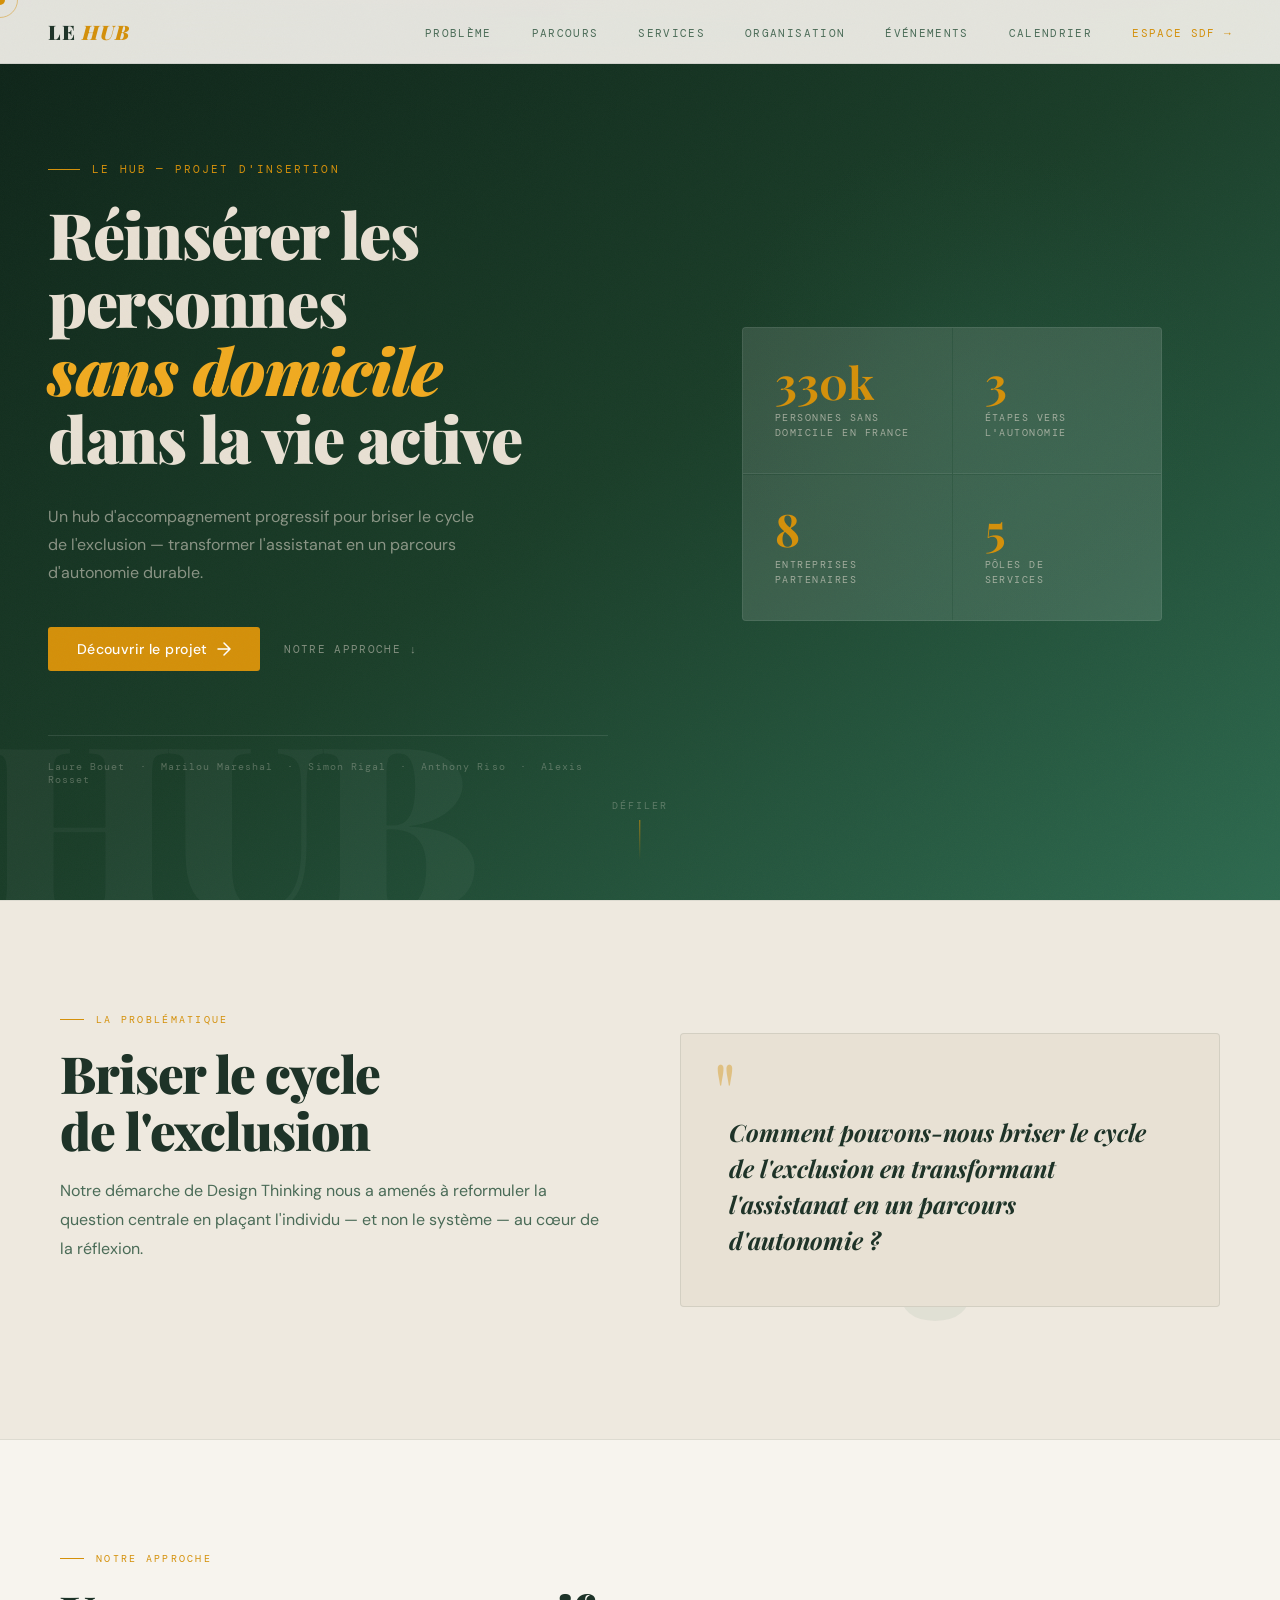
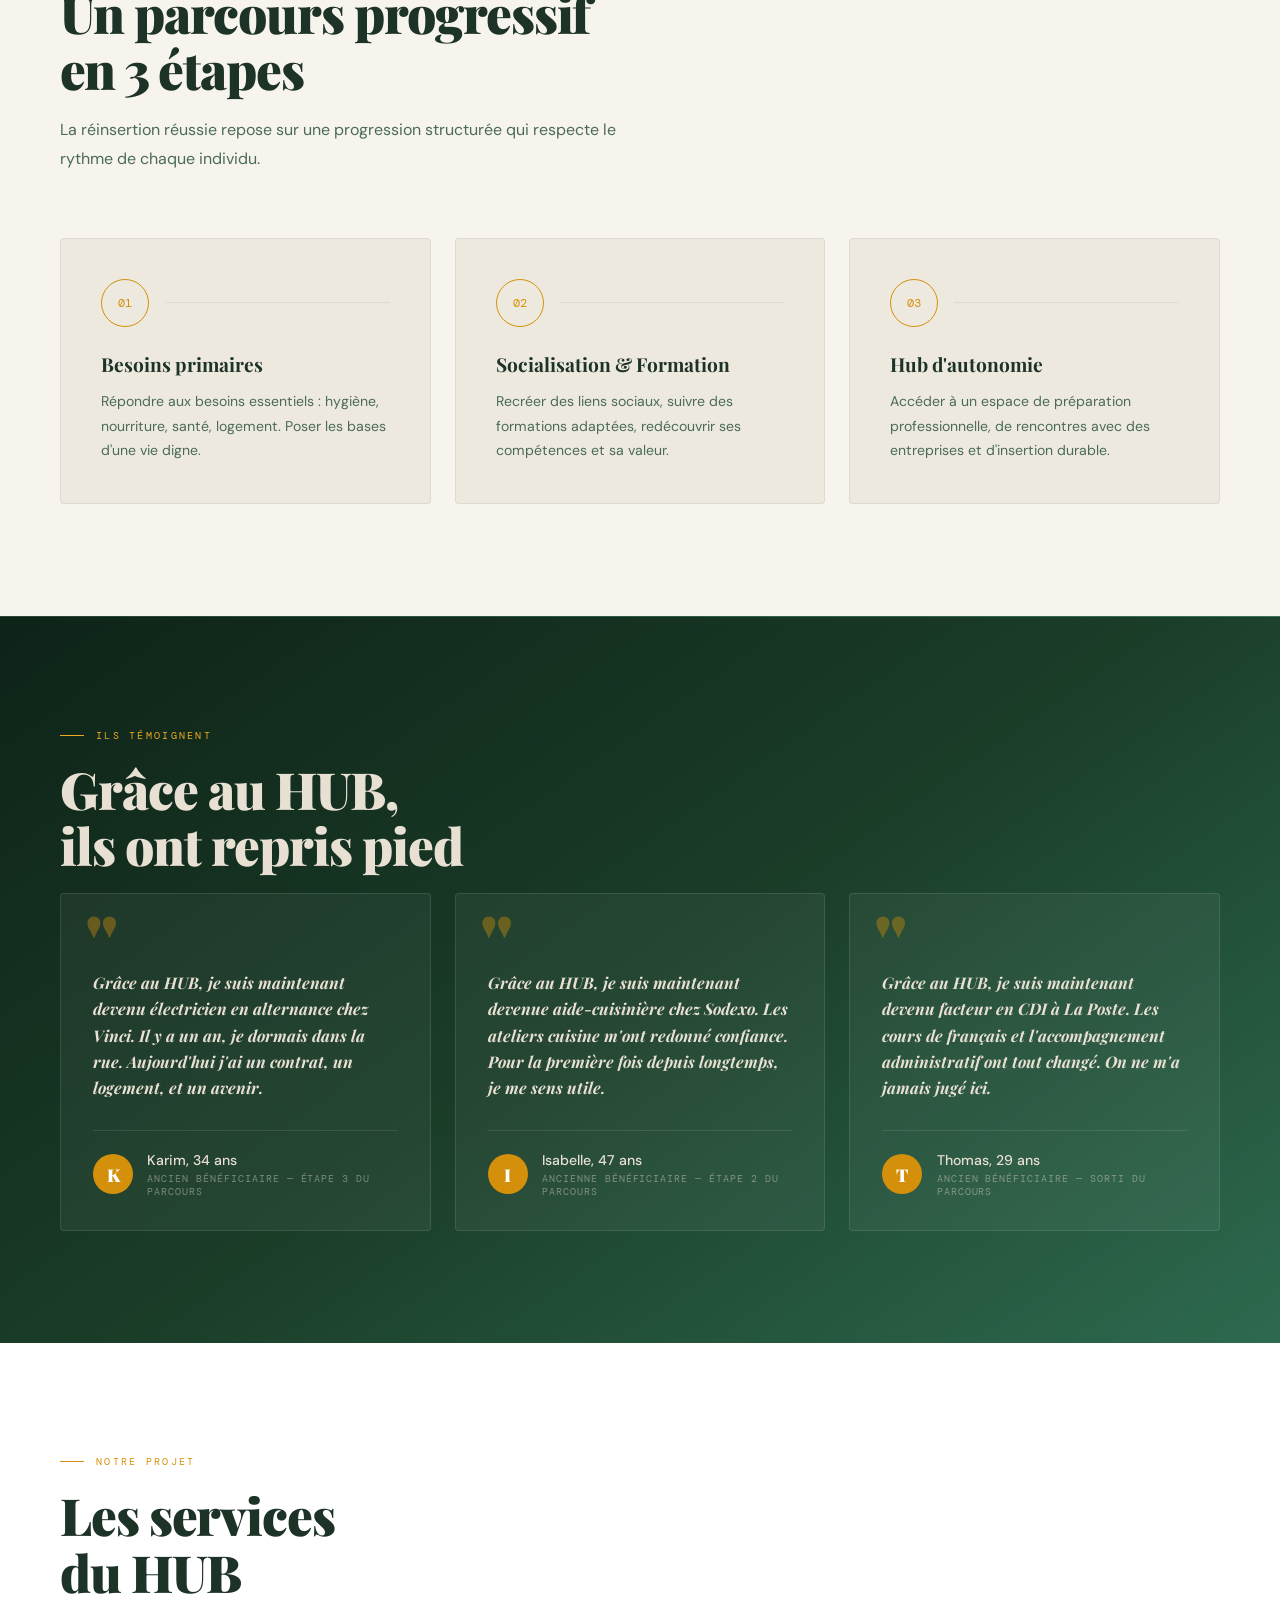
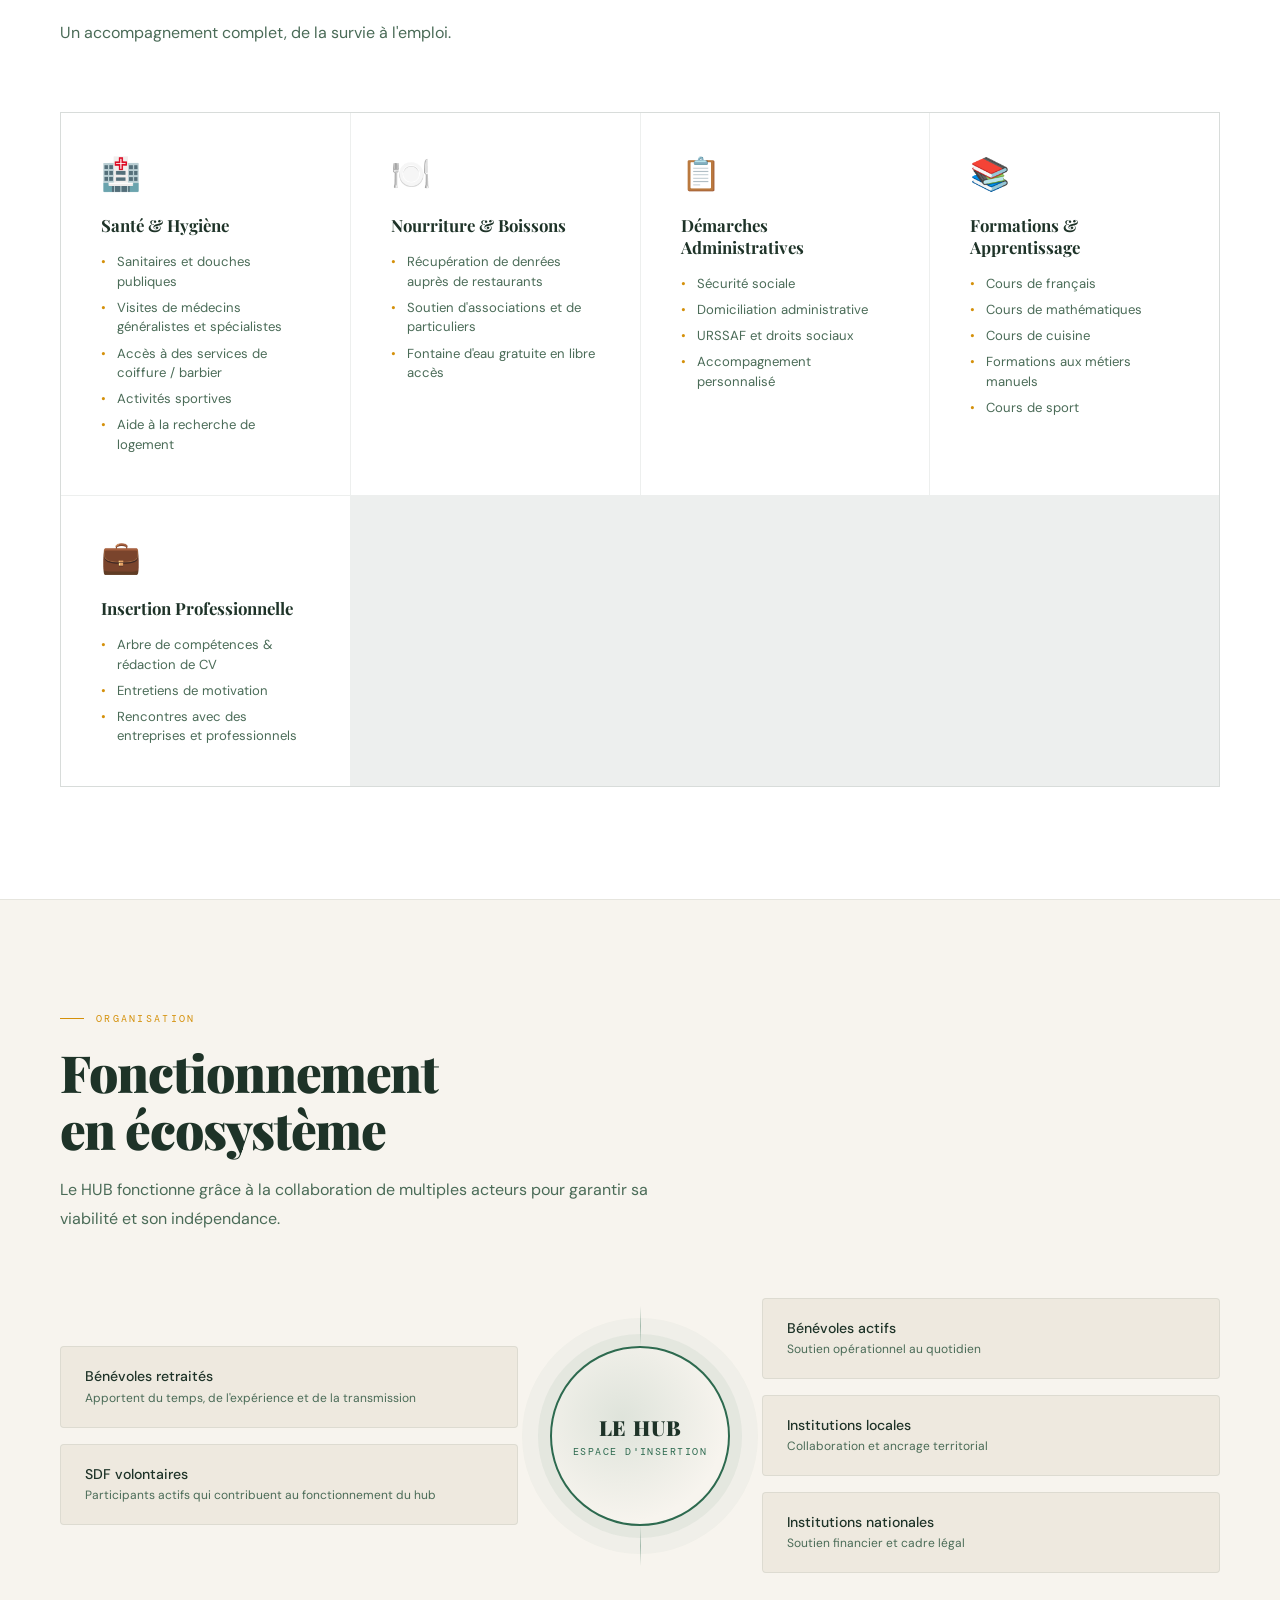
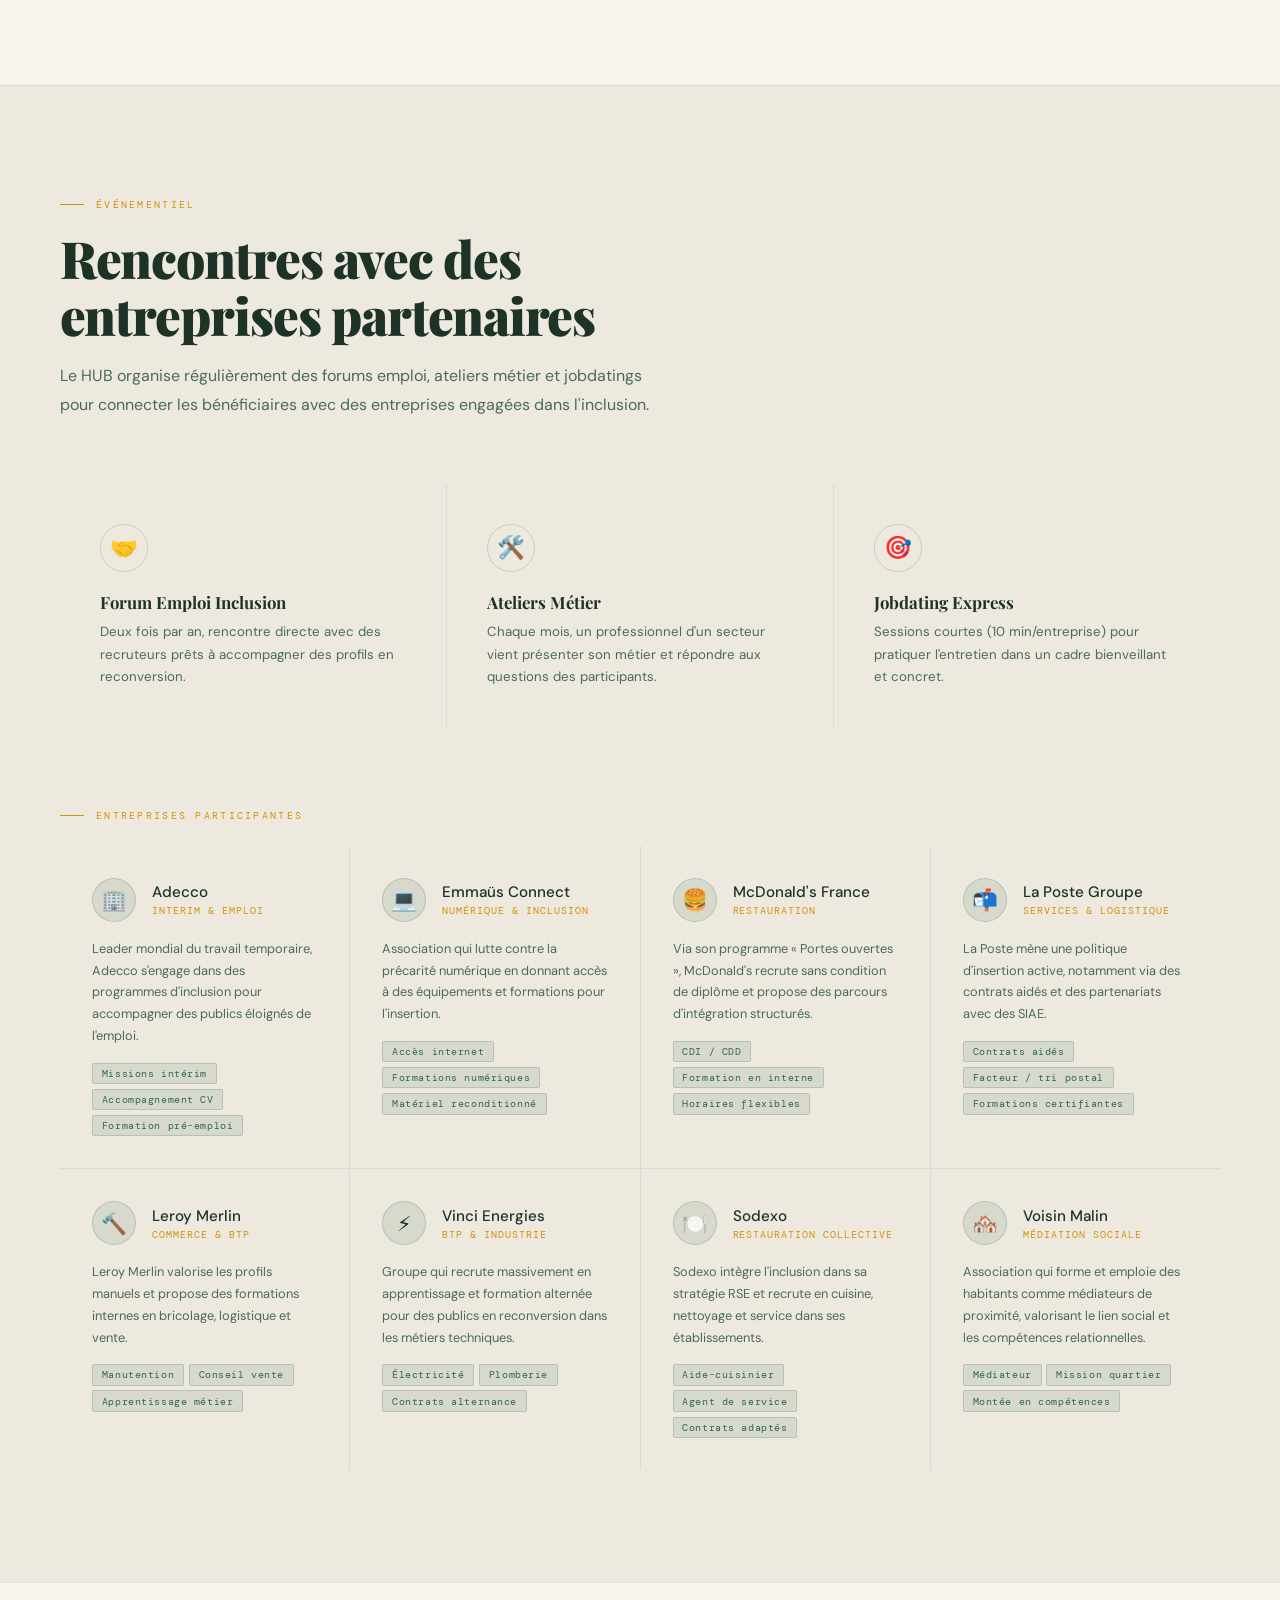
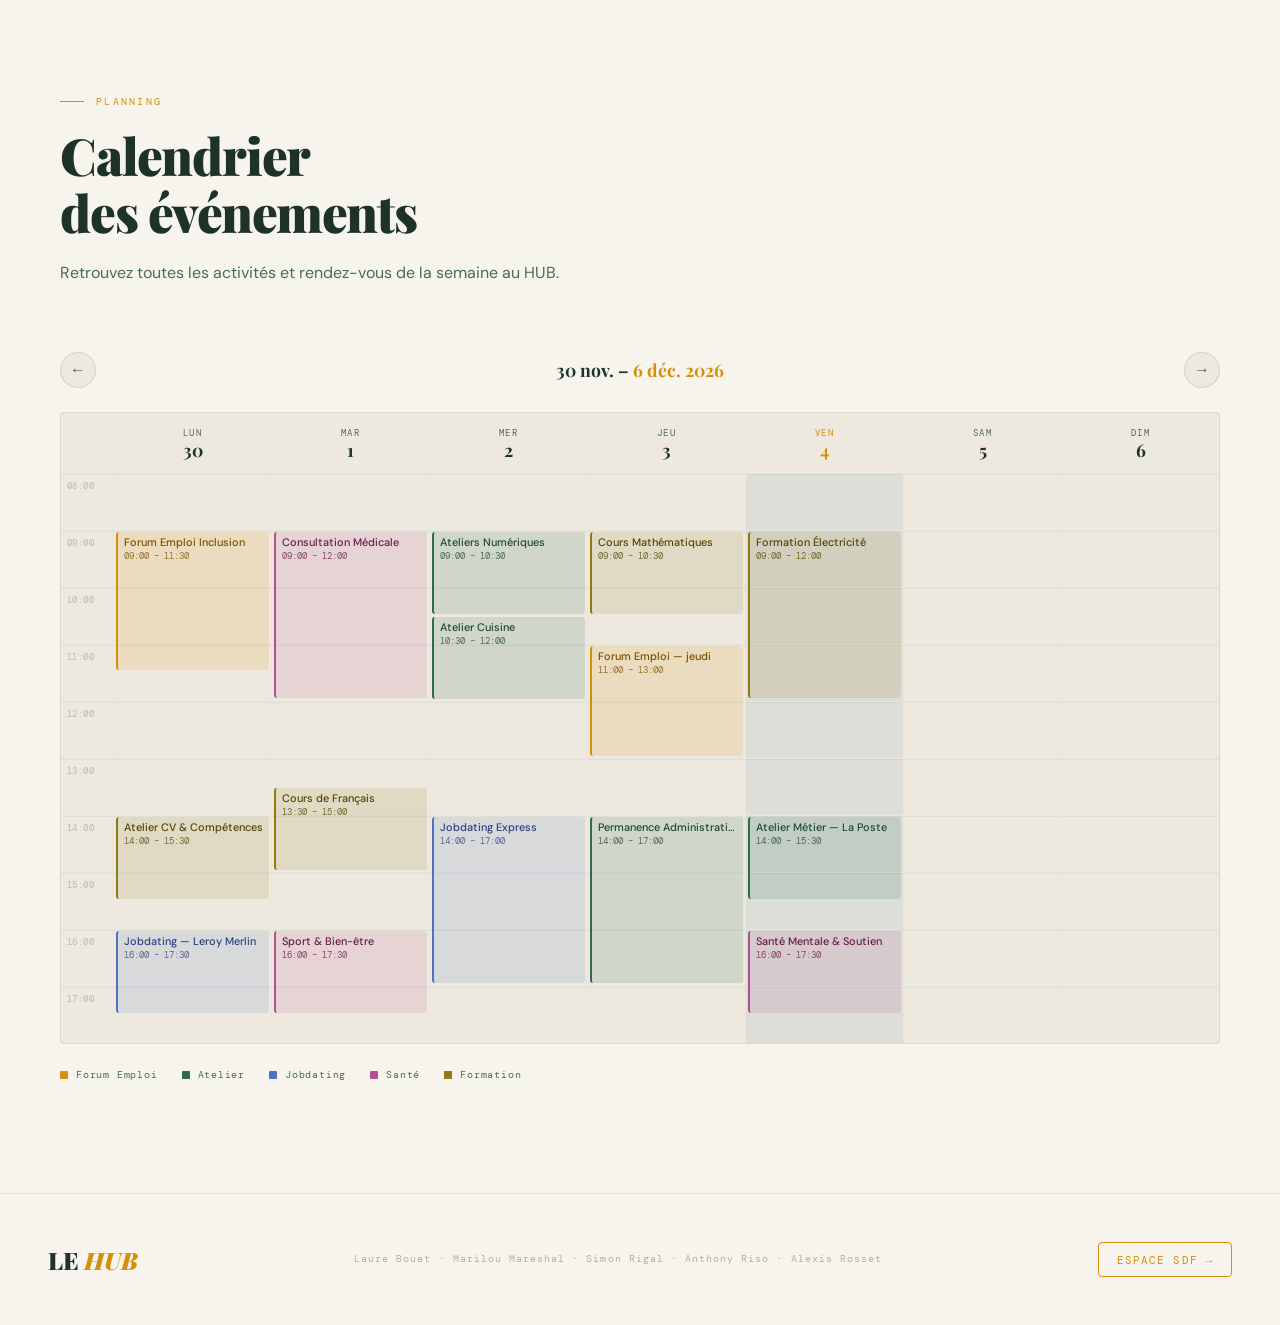
<file: index.html>
<!DOCTYPE html>
<html lang="fr">
<head>
  <meta charset="UTF-8" />
  <meta name="viewport" content="width=device-width, initial-scale=1.0" />
  <title>Le HUB — Réinsertion des SDF</title>
  <link rel="preconnect" href="https://fonts.googleapis.com">
  <link rel="preconnect" href="https://fonts.gstatic.com" crossorigin>
  <link href="https://fonts.googleapis.com/css2?family=Playfair+Display:ital,wght@0,700;0,900;1,700&family=DM+Sans:wght@300;400;500&family=DM+Mono:wght@400;500&display=swap" rel="stylesheet">
  <link rel="stylesheet" href="css/style.css">
</head>
<body>

  <div id="cursor"></div>
  <div id="cursor-ring"></div>

  <!-- NAV -->
  <nav>
    <a href="#hero" class="nav-logo">LE <em>HUB</em></a>
    <ul>
      <li><a href="#problematique">Problème</a></li>
      <li><a href="#parcours">Parcours</a></li>
      <li><a href="#services">Services</a></li>
      <li><a href="#fonctionnement">Organisation</a></li>
      <li><a href="#evenementiel">Événements</a></li>
      <li><a href="#calendrier">Calendrier</a></li>
      <li><a href="intranet.html" style="color:var(--gold)">Espace SDF →</a></li>
    </ul>
  </nav>

  <!-- HERO -->
  <section id="hero">
    <div class="hero-orb"></div>

    <div class="hero-left">
      <div class="hero-eyebrow">Le HUB — Projet d'insertion</div>
      <h1>Réinsérer les personnes<br><em>sans domicile</em><br>dans la vie active</h1>
      <p class="hero-desc">Un hub d'accompagnement progressif pour briser le cycle de l'exclusion — transformer l'assistanat en un parcours d'autonomie durable.</p>
      <div class="hero-actions">
        <a href="#problematique" class="btn-primary">
          Découvrir le projet
          <svg width="14" height="14" viewBox="0 0 14 14" fill="none">
            <path d="M1 7h12M7 1l6 6-6 6" stroke="currentColor" stroke-width="1.5" stroke-linecap="round" stroke-linejoin="round"/>
          </svg>
        </a>
        <a href="#parcours" class="btn-ghost">Notre approche ↓</a>
      </div>
      <div class="hero-team">
        Laure Bouet &nbsp;·&nbsp; Marilou Mareshal &nbsp;·&nbsp; Simon Rigal &nbsp;·&nbsp; Anthony Riso &nbsp;·&nbsp; Alexis Rosset
      </div>
    </div>

    <div class="hero-right">
      <div class="hero-stats">
        <div class="hero-stat">
          <div class="stat-num">330k</div>
          <div class="stat-label">personnes sans<br>domicile en France</div>
        </div>
        <div class="hero-stat">
          <div class="stat-num">3</div>
          <div class="stat-label">étapes vers<br>l'autonomie</div>
        </div>
        <div class="hero-stat">
          <div class="stat-num">8</div>
          <div class="stat-label">entreprises<br>partenaires</div>
        </div>
        <div class="hero-stat">
          <div class="stat-num">5</div>
          <div class="stat-label">pôles de<br>services</div>
        </div>
      </div>
    </div>

    <div class="scroll-hint">
      <span>Défiler</span>
      <div class="scroll-line"></div>
    </div>
  </section>

  <!-- PROBLEMATIQUE -->
  <section id="problematique">
    <div class="container">
      <div class="fade-in-left">
        <div class="eyebrow">La problématique</div>
        <h2>Briser le cycle<br>de l'exclusion</h2>
        <p class="lead">Notre démarche de Design Thinking nous a amenés à reformuler la question centrale en plaçant l'individu — et non le système — au cœur de la réflexion.</p>
      </div>
      <div class="question-wrap fade-in">
        <div class="question-card">
          <p>Comment pouvons-nous briser le cycle de l'exclusion en transformant l'assistanat en un parcours d'autonomie&nbsp;?</p>
        </div>
      </div>
    </div>
  </section>

  <!-- PARCOURS -->
  <section id="parcours">
    <div class="container">
      <div class="eyebrow fade-in">Notre approche</div>
      <h2 class="fade-in">Un parcours progressif<br>en 3 étapes</h2>
      <p class="lead fade-in">La réinsertion réussie repose sur une progression structurée qui respecte le rythme de chaque individu.</p>
      <div class="steps stagger">
        <div class="step fade-in" style="--i:0">
          <div class="step-num-wrap"><div class="step-num">01</div><div class="step-line"></div></div>
          <h3>Besoins primaires</h3>
          <p>Répondre aux besoins essentiels : hygiène, nourriture, santé, logement. Poser les bases d'une vie digne.</p>
        </div>
        <div class="step fade-in" style="--i:1">
          <div class="step-num-wrap"><div class="step-num">02</div><div class="step-line"></div></div>
          <h3>Socialisation & Formation</h3>
          <p>Recréer des liens sociaux, suivre des formations adaptées, redécouvrir ses compétences et sa valeur.</p>
        </div>
        <div class="step fade-in" style="--i:2">
          <div class="step-num-wrap"><div class="step-num">03</div><div class="step-line"></div></div>
          <h3>Hub d'autonomie</h3>
          <p>Accéder à un espace de préparation professionnelle, de rencontres avec des entreprises et d'insertion durable.</p>
        </div>
      </div>
    </div>
  </section>

  <!-- TÉMOIGNAGES -->
  <section id="temoignages">
    <div class="container">
      <div class="eyebrow fade-in">Ils témoignent</div>
      <h2 class="fade-in">Grâce au HUB,<br>ils ont repris pied</h2>
      <div class="temoignages-grid stagger">
        <div class="temoignage fade-in" style="--i:0">
          <div class="temoignage-quote">"</div>
          <p class="temoignage-text">Grâce au HUB, je suis maintenant devenu électricien en alternance chez Vinci. Il y a un an, je dormais dans la rue. Aujourd'hui j'ai un contrat, un logement, et un avenir.</p>
          <div class="temoignage-author">
            <div class="temoignage-avatar">K</div>
            <div>
              <div class="temoignage-name">Karim, 34 ans</div>
              <div class="temoignage-role">Ancien bénéficiaire — étape 3 du parcours</div>
            </div>
          </div>
        </div>
        <div class="temoignage fade-in" style="--i:1">
          <div class="temoignage-quote">"</div>
          <p class="temoignage-text">Grâce au HUB, je suis maintenant devenue aide-cuisinière chez Sodexo. Les ateliers cuisine m'ont redonné confiance. Pour la première fois depuis longtemps, je me sens utile.</p>
          <div class="temoignage-author">
            <div class="temoignage-avatar">I</div>
            <div>
              <div class="temoignage-name">Isabelle, 47 ans</div>
              <div class="temoignage-role">Ancienne bénéficiaire — étape 2 du parcours</div>
            </div>
          </div>
        </div>
        <div class="temoignage fade-in" style="--i:2">
          <div class="temoignage-quote">"</div>
          <p class="temoignage-text">Grâce au HUB, je suis maintenant devenu facteur en CDI à La Poste. Les cours de français et l'accompagnement administratif ont tout changé. On ne m'a jamais jugé ici.</p>
          <div class="temoignage-author">
            <div class="temoignage-avatar">T</div>
            <div>
              <div class="temoignage-name">Thomas, 29 ans</div>
              <div class="temoignage-role">Ancien bénéficiaire — sorti du parcours</div>
            </div>
          </div>
        </div>
      </div>
    </div>
  </section>

  <!-- SERVICES -->
  <section id="services">
    <div class="container">
      <div class="eyebrow fade-in">Notre projet</div>
      <h2 class="fade-in">Les services<br>du HUB</h2>
      <p class="lead fade-in">Un accompagnement complet, de la survie à l'emploi.</p>
      <div class="services-grid stagger" id="services-grid"></div>
    </div>
  </section>

  <!-- FONCTIONNEMENT -->
  <section id="fonctionnement">
    <div class="container">
      <div class="eyebrow fade-in">Organisation</div>
      <h2 class="fade-in">Fonctionnement<br>en écosystème</h2>
      <p class="lead fade-in">Le HUB fonctionne grâce à la collaboration de multiples acteurs pour garantir sa viabilité et son indépendance.</p>
      <div class="hub-layout fade-in">
        <div class="actors-col" id="actors-left"></div>
        <div class="hub-center-wrap">
          <div class="hub-connector"></div>
          <div class="hub-center">
            <div class="hub-center-label">LE HUB</div>
            <div class="hub-center-sub">Espace d'insertion</div>
          </div>
          <div class="hub-connector"></div>
        </div>
        <div class="actors-col" id="actors-right"></div>
      </div>
    </div>
  </section>

  <!-- EVENEMENTIEL -->
  <section id="evenementiel">
    <div class="container">
      <div class="eyebrow fade-in">Événementiel</div>
      <h2 class="fade-in">Rencontres avec des<br>entreprises partenaires</h2>
      <p class="lead fade-in">Le HUB organise régulièrement des forums emploi, ateliers métier et jobdatings pour connecter les bénéficiaires avec des entreprises engagées dans l'inclusion.</p>

      <div class="event-types stagger">
        <div class="event-type fade-in" style="--i:0">
          <div class="ev-icon">🤝</div>
          <h3>Forum Emploi Inclusion</h3>
          <p>Deux fois par an, rencontre directe avec des recruteurs prêts à accompagner des profils en reconversion.</p>
        </div>
        <div class="event-type fade-in" style="--i:1">
          <div class="ev-icon">🛠️</div>
          <h3>Ateliers Métier</h3>
          <p>Chaque mois, un professionnel d'un secteur vient présenter son métier et répondre aux questions des participants.</p>
        </div>
        <div class="event-type fade-in" style="--i:2">
          <div class="ev-icon">🎯</div>
          <h3>Jobdating Express</h3>
          <p>Sessions courtes (10 min/entreprise) pour pratiquer l'entretien dans un cadre bienveillant et concret.</p>
        </div>
      </div>

      <div class="sub-eyebrow">Entreprises participantes</div>
      <div class="companies-grid stagger" id="companies-grid"></div>
    </div>
  </section>

  <!-- CALENDRIER -->
  <section id="calendrier">
    <div class="container">
      <div class="eyebrow fade-in">Planning</div>
      <h2 class="fade-in">Calendrier<br>des événements</h2>
      <p class="lead fade-in">Retrouvez toutes les activités et rendez-vous de la semaine au HUB.</p>
      <div class="fade-in">
        <div class="cal-nav">
          <button class="cal-btn" id="cal-prev" aria-label="Semaine précédente">&#8592;</button>
          <div class="cal-week-label" id="cal-week-label"></div>
          <button class="cal-btn" id="cal-next" aria-label="Semaine suivante">&#8594;</button>
        </div>
        <div id="cal-grid" class="cal-grid"></div>
        <div class="cal-legend">
          <div class="cal-legend-item"><div class="cal-legend-dot" style="background:var(--gold)"></div>Forum Emploi</div>
          <div class="cal-legend-item"><div class="cal-legend-dot" style="background:var(--green)"></div>Atelier</div>
          <div class="cal-legend-item"><div class="cal-legend-dot" style="background:#5070c0"></div>Jobdating</div>
          <div class="cal-legend-item"><div class="cal-legend-dot" style="background:#b05090"></div>Santé</div>
          <div class="cal-legend-item"><div class="cal-legend-dot" style="background:#907a10"></div>Formation</div>
        </div>
      </div>
    </div>
  </section>

  <!-- TOOLTIP calendrier -->
  <div class="cal-tooltip" id="cal-tooltip">
    <div class="cal-tooltip-title" id="tt-title"></div>
    <div class="cal-tooltip-time"  id="tt-time"></div>
    <div class="cal-tooltip-desc"  id="tt-desc"></div>
  </div>

  <!-- FOOTER -->
  <footer>
    <div class="footer-brand">LE <em>HUB</em></div>
    <div class="footer-credits">
      Laure Bouet · Marilou Mareshal · Simon Rigal · Anthony Riso · Alexis Rosset
    </div>
    <a href="intranet.html" style="
      font-family:var(--f-mono);font-size:.68rem;letter-spacing:.1em;text-transform:uppercase;
      color:var(--gold);text-decoration:none;border:1px solid var(--gold);
      padding:.6rem 1.1rem;border-radius:4px;white-space:nowrap;
      transition:background .2s,color .2s;
    " onmouseenter="this.style.background='var(--gold)';this.style.color='#fff'"
       onmouseleave="this.style.background='';this.style.color='var(--gold)'">
      Espace SDF →
    </a>
  </footer>

  <script src="js/script.js"></script>
</body>
</html>
</file>
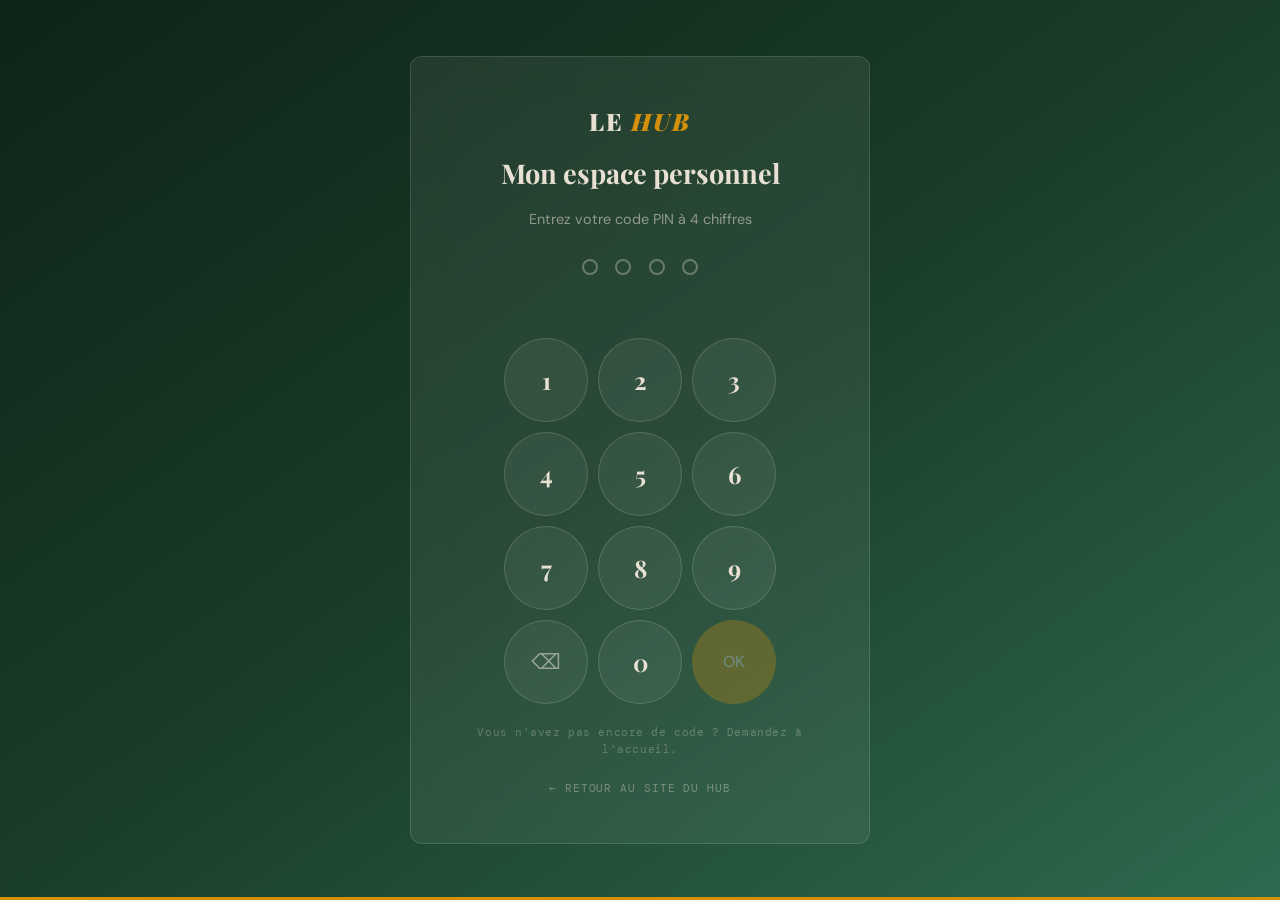
<file: intranet.html>
<!DOCTYPE html>
<html lang="fr">
<head>
  <meta charset="UTF-8" />
  <meta name="viewport" content="width=device-width, initial-scale=1.0" />
  <title>Mon Espace — Le HUB</title>
  <link rel="preconnect" href="https://fonts.googleapis.com">
  <link rel="preconnect" href="https://fonts.gstatic.com" crossorigin>
  <link href="https://fonts.googleapis.com/css2?family=Playfair+Display:ital,wght@0,700;0,900;1,700&family=DM+Sans:wght@300;400;500&family=DM+Mono:wght@400;500&display=swap" rel="stylesheet">
  <link rel="stylesheet" href="css/intranet.css">
</head>
<body>

  <!-- ═══════════════════════════════════════════════════════════════════════
       ÉCRAN 1 — LOGIN PIN
  ═══════════════════════════════════════════════════════════════════════════ -->
  <div id="screen-login" class="screen active">
    <div class="login-bg"></div>
    <div class="login-card">
      <a href="index.html" class="login-logo-link">
        <div class="login-logo">LE <em>HUB</em></div>
      </a>
      <h1 class="login-title">Mon espace personnel</h1>
      <p class="login-sub">Entrez votre code PIN à 4 chiffres</p>

      <div class="pin-dots" id="pin-dots" role="status" aria-label="Saisie du PIN">
        <span class="pin-dot"></span>
        <span class="pin-dot"></span>
        <span class="pin-dot"></span>
        <span class="pin-dot"></span>
      </div>

      <div class="pin-error" id="pin-error" aria-live="polite" role="alert"></div>

      <div class="pin-pad" id="pin-pad" role="group" aria-label="Clavier PIN">
        <button class="pin-key" data-digit="1" type="button">1</button>
        <button class="pin-key" data-digit="2" type="button">2</button>
        <button class="pin-key" data-digit="3" type="button">3</button>
        <button class="pin-key" data-digit="4" type="button">4</button>
        <button class="pin-key" data-digit="5" type="button">5</button>
        <button class="pin-key" data-digit="6" type="button">6</button>
        <button class="pin-key" data-digit="7" type="button">7</button>
        <button class="pin-key" data-digit="8" type="button">8</button>
        <button class="pin-key" data-digit="9" type="button">9</button>
        <button class="pin-key pin-clear" id="pin-clear" type="button" aria-label="Effacer">⌫</button>
        <button class="pin-key" data-digit="0" type="button">0</button>
        <button class="pin-key pin-submit" id="pin-submit" type="button" disabled aria-label="Valider">OK</button>
      </div>

      <p class="login-help">Vous n'avez pas encore de code&nbsp;? Demandez à l'accueil.</p>
      <a href="index.html" class="login-back-link">← Retour au site du HUB</a>
    </div>
  </div>

  <!-- ═══════════════════════════════════════════════════════════════════════
       ÉCRAN 2 — DASHBOARD
  ═══════════════════════════════════════════════════════════════════════════ -->
  <div id="screen-dashboard" class="screen">
    <header class="intra-header">
      <div class="intra-logo">LE <em>HUB</em></div>
      <div class="intra-user-chip">
        <span class="intra-user-avatar" id="dash-avatar"></span>
        <span class="intra-user-name" id="dash-user-name"></span>
      </div>
      <button class="btn-logout" id="btn-logout" type="button">
        <svg width="16" height="16" viewBox="0 0 16 16" fill="none" aria-hidden="true">
          <path d="M6 2H3a1 1 0 00-1 1v10a1 1 0 001 1h3M11 11l3-3-3-3M14 8H6" stroke="currentColor" stroke-width="1.5" stroke-linecap="round" stroke-linejoin="round"/>
        </svg>
        Déconnexion
      </button>
    </header>

    <!-- Welcome band -->
    <div class="dash-welcome">
      <div class="dash-eyebrow">Bonjour,</div>
      <h1 class="dash-greeting" id="dash-greeting"></h1>
      <p class="dash-date" id="dash-date"></p>
    </div>

    <!-- Parcours progression -->
    <div class="dash-section">
      <div class="dash-section-label">Votre parcours</div>
      <div class="progress-steps" id="progress-steps"></div>
    </div>

    <!-- Grille 4 modules -->
    <div class="dash-grid" id="dash-grid">
      <button class="dash-card" data-module="profil" type="button">
        <span class="dash-card-badge" id="badge-profil"></span>
        <div class="dash-card-icon">👤</div>
        <div class="dash-card-title">Mon profil</div>
        <div class="dash-card-sub">Formations · CV · Étapes</div>
      </button>
      <button class="dash-card" data-module="calendrier" type="button">
        <span class="dash-card-badge" id="badge-cal"></span>
        <div class="dash-card-icon">📅</div>
        <div class="dash-card-title">Calendrier</div>
        <div class="dash-card-sub">Mes RDV · Événements</div>
      </button>
      <button class="dash-card" data-module="messages" type="button">
        <span class="dash-card-badge" id="badge-msg"></span>
        <div class="dash-card-icon">💬</div>
        <div class="dash-card-title">Messagerie</div>
        <div class="dash-card-sub">Accompagnateurs · Rappels</div>
      </button>
      <button class="dash-card" data-module="emploi" type="button">
        <span class="dash-card-badge" id="badge-emploi"></span>
        <div class="dash-card-icon">💼</div>
        <div class="dash-card-title">Offres d'emploi</div>
        <div class="dash-card-sub">Candidatures · Partenaires</div>
      </button>
    </div>

    <!-- Prochain RDV -->
    <div class="dash-section" id="dash-next-rdv-wrap">
      <div class="dash-section-label">Prochain rendez-vous</div>
      <div id="dash-next-rdv"></div>
    </div>
  </div>

  <!-- ═══════════════════════════════════════════════════════════════════════
       ÉCRAN 3 — MODULE
  ═══════════════════════════════════════════════════════════════════════════ -->
  <div id="screen-module" class="screen">
    <header class="intra-header">
      <button class="btn-back" id="btn-back" type="button">
        <svg width="16" height="16" viewBox="0 0 16 16" fill="none" aria-hidden="true">
          <path d="M10 12L6 8l4-4" stroke="currentColor" stroke-width="1.5" stroke-linecap="round" stroke-linejoin="round"/>
        </svg>
        Retour
      </button>
      <h2 class="module-title" id="module-title"></h2>
      <button class="btn-logout" id="btn-logout-2" type="button">
        <svg width="16" height="16" viewBox="0 0 16 16" fill="none" aria-hidden="true">
          <path d="M6 2H3a1 1 0 00-1 1v10a1 1 0 001 1h3M11 11l3-3-3-3M14 8H6" stroke="currentColor" stroke-width="1.5" stroke-linecap="round" stroke-linejoin="round"/>
        </svg>
        Déconnexion
      </button>
    </header>
    <div class="module-content" id="module-content"></div>
  </div>

  <!-- Auto-logout bar -->
  <div class="autologout-bar" id="autologout-bar">
    <div class="autologout-fill" id="autologout-fill"></div>
  </div>

  <!-- Modal avertissement inactivité -->
  <div class="inactivity-modal" id="inactivity-modal" role="alertdialog" aria-labelledby="inactivity-msg" hidden>
    <div class="inactivity-modal-inner">
      <div class="inactivity-icon">⏱️</div>
      <p id="inactivity-msg">Toujours là&nbsp;? Vous allez être déconnecté dans <strong id="inactivity-countdown">30</strong> secondes.</p>
      <button class="btn-stay" id="btn-stay" type="button">Oui, je suis là</button>
    </div>
  </div>

  <script src="js/intranet.js"></script>
</body>
</html>
</file>
<file: css/style.css>
/* ═══════════════════════════════════════════════════════════════════════════
       TOKENS — modifier ici pour changer la charte graphique globalement
    ═══════════════════════════════════════════════════════════════════════════ */
    :root {
      /* Fonds (clairs, chauds) */
      --bg:        #f7f4ee;
      --bg-alt:    #eee9df;
      --bg-card:   #e8e1d4;
      --bg-white:  #ffffff;

      /* Texte (verts profonds) */
      --txt:       #1e3328;
      --txt-dim:   #4a6b57;

      /* Couleur primaire — vert forêt */
      --green:     #2d6a4f;
      --green-light: rgba(45,106,79,0.12);
      --green-border: rgba(45,106,79,0.2);

      /* Accent — doré solaire */
      --gold:      #d4900a;
      --gold-2:    #f0aa20;

      /* Hero (fond vert foncé) */
      --hero-bg:   linear-gradient(145deg, #0e2318 0%, #1a3d28 50%, #2d6a4f 100%);
      --hero-txt:  #e8e0d3;
      --hero-dim:  rgba(232,224,211,0.55);

      /* Typographie */
      --f-display: 'Playfair Display', Georgia, serif;
      --f-body:    'DM Sans', system-ui, sans-serif;
      --f-mono:    'DM Mono', monospace;

      --ease: cubic-bezier(0.16,1,0.3,1);
    }

    /* ═══════════════════════════════════════════════════════════════════════════
       RESET & BASE
    ═══════════════════════════════════════════════════════════════════════════ */
    *, *::before, *::after { box-sizing: border-box; margin: 0; padding: 0; }
    html { scroll-behavior: smooth; }

    body {
      font-family: var(--f-body);
      background: var(--bg);
      color: var(--txt);
      overflow-x: hidden;
      cursor: none;
    }

    /* ═══════════════════════════════════════════════════════════════════════════
       CURSEUR
    ═══════════════════════════════════════════════════════════════════════════ */
    #cursor {
      position: fixed;
      width: 10px; height: 10px;
      background: var(--gold);
      border-radius: 50%;
      pointer-events: none;
      z-index: 9999;
      transform: translate(-50%,-50%);
      transition: width 0.25s var(--ease), height 0.25s var(--ease);
    }
    #cursor-ring {
      position: fixed;
      width: 36px; height: 36px;
      border: 1.5px solid rgba(212,144,10,0.45);
      border-radius: 50%;
      pointer-events: none;
      z-index: 9998;
      transform: translate(-50%,-50%);
      transition: width 0.3s var(--ease), height 0.3s var(--ease), opacity 0.2s;
    }
    body.cursor-hover #cursor { width: 20px; height: 20px; }
    body.cursor-hover #cursor-ring { width: 56px; height: 56px; opacity: 0.6; }

    /* ═══════════════════════════════════════════════════════════════════════════
       GRAIN
    ═══════════════════════════════════════════════════════════════════════════ */
    body::before {
      content: '';
      position: fixed; inset: 0;
      background-image: url("data:image/svg+xml,%3Csvg viewBox='0 0 256 256' xmlns='http://www.w3.org/2000/svg'%3E%3Cfilter id='n'%3E%3CfeTurbulence type='fractalNoise' baseFrequency='0.9' numOctaves='4' stitchTiles='stitch'/%3E%3C/filter%3E%3Crect width='100%25' height='100%25' filter='url(%23n)'/%3E%3C/svg%3E");
      opacity: 0.03;
      pointer-events: none;
      z-index: 9997;
      background-size: 200px 200px;
    }

    /* ═══════════════════════════════════════════════════════════════════════════
       NAV
    ═══════════════════════════════════════════════════════════════════════════ */
    nav {
      position: fixed; top: 0; left: 0; right: 0;
      z-index: 500;
      display: flex; align-items: center; justify-content: space-between;
      padding: 0 3rem; height: 64px;
      background: rgba(247,244,238,0.92);
      backdrop-filter: blur(14px) saturate(1.4);
      -webkit-backdrop-filter: blur(14px) saturate(1.4);
      border-bottom: 1px solid rgba(30,51,40,0.1);
    }
    .nav-logo {
      font-family: var(--f-display);
      font-size: 1.25rem; font-weight: 900;
      letter-spacing: 0.06em;
      color: var(--txt); text-decoration: none;
    }
    .nav-logo em { color: var(--gold); font-style: italic; }
    nav ul { list-style: none; display: flex; gap: 2.5rem; }
    nav ul a {
      font-family: var(--f-mono);
      font-size: 0.7rem; letter-spacing: 0.12em; text-transform: uppercase;
      color: var(--txt-dim); text-decoration: none;
      transition: color 0.2s; position: relative;
    }
    nav ul a::after {
      content: ''; position: absolute; bottom: -3px; left: 0; right: 0;
      height: 1px; background: var(--gold);
      transform: scaleX(0); transform-origin: left;
      transition: transform 0.3s var(--ease);
    }
    nav ul a:hover,
    nav ul a.active { color: var(--txt); }
    nav ul a:hover::after,
    nav ul a.active::after { transform: scaleX(1); }

    /* ═══════════════════════════════════════════════════════════════════════════
       ANIMATIONS
    ═══════════════════════════════════════════════════════════════════════════ */
    @keyframes reveal-up   { from { opacity:0; transform:translateY(28px); } to { opacity:1; transform:none; } }
    @keyframes reveal-fade { from { opacity:0; } to { opacity:1; } }
    @keyframes orb-pulse   { from { transform:scale(1);    opacity:0.7; } to { transform:scale(1.15) translateY(-20px); opacity:1; } }
    @keyframes hub-pulse   { from { box-shadow: 0 0 0 12px rgba(45,106,79,0.07), 0 0 0 28px rgba(45,106,79,0.04); }
                             to   { box-shadow: 0 0 0 20px rgba(45,106,79,0.1),  0 0 0 40px rgba(45,106,79,0.05); } }
    @keyframes scroll-pulse { 0%,100% { opacity:0.3; transform:scaleY(1); } 50% { opacity:1; transform:scaleY(1.2); } }

    .fade-in {
      opacity: 0; transform: translateY(28px);
      transition: opacity 0.75s var(--ease), transform 0.75s var(--ease);
    }
    .fade-in-left {
      opacity: 0; transform: translateX(-24px);
      transition: opacity 0.7s var(--ease), transform 0.7s var(--ease);
    }
    .fade-in.visible, .fade-in-left.visible { opacity:1; transform:none; }
    .stagger > * { transition-delay: calc(var(--i,0) * 80ms) !important; }

    /* ═══════════════════════════════════════════════════════════════════════════
       LAYOUT COMMUN
    ═══════════════════════════════════════════════════════════════════════════ */
    section { padding: 7rem 3rem; }
    .container { max-width: 1160px; margin: 0 auto; }

    .eyebrow {
      font-family: var(--f-mono);
      font-size: 0.65rem; letter-spacing: 0.22em; text-transform: uppercase;
      color: var(--gold); margin-bottom: 1.2rem;
      display: flex; align-items: center; gap: 0.75rem;
    }
    .eyebrow::before {
      content: ''; display: block;
      width: 24px; height: 1px; background: var(--gold);
    }

    h2 {
      font-family: var(--f-display);
      font-size: clamp(2rem,4vw,3.2rem); font-weight: 900;
      line-height: 1.1; letter-spacing: -0.02em; margin-bottom: 1.2rem;
    }

    .lead {
      font-size: 1rem; line-height: 1.8;
      color: var(--txt-dim); max-width: 600px; margin-bottom: 4rem;
    }

    /* ═══════════════════════════════════════════════════════════════════════════
       HERO
    ═══════════════════════════════════════════════════════════════════════════ */
    #hero {
      min-height: 100vh;
      display: grid; grid-template-columns: 1fr 1fr;
      align-items: center; gap: 4rem;
      padding: 8rem 3rem 5rem;
      background: var(--hero-bg);
      position: relative; overflow: hidden;
    }

    /* Watermark */
    #hero::before {
      content: 'HUB';
      position: absolute; bottom: -2rem; left: -1rem;
      font-family: var(--f-display);
      font-size: clamp(8rem,18vw,22rem); font-weight: 900;
      color: rgba(255,255,255,0.04);
      line-height: 1; pointer-events: none;
      white-space: nowrap; letter-spacing: -0.04em; user-select: none;
    }

    /* Orbe décorative */
    .hero-orb {
      position: absolute; top: 15%; right: 5%;
      width: 500px; height: 500px; border-radius: 50%;
      background: radial-gradient(circle, rgba(45,106,79,0.18) 0%, transparent 70%);
      pointer-events: none;
      animation: orb-pulse 6s ease-in-out infinite alternate;
    }

    .hero-left { position: relative; z-index: 1; }

    .hero-eyebrow {
      font-family: var(--f-mono);
      font-size: 0.68rem; letter-spacing: 0.2em; text-transform: uppercase;
      color: var(--gold); margin-bottom: 1.5rem;
      display: flex; align-items: center; gap: 0.75rem;
      opacity: 0; animation: reveal-up 0.8s 0.2s var(--ease) forwards;
    }
    .hero-eyebrow::before { content: ''; width: 32px; height: 1px; background: var(--gold); }

    #hero h1 {
      font-family: var(--f-display);
      font-size: clamp(2.6rem,5vw,4.2rem); font-weight: 900;
      line-height: 1.06; letter-spacing: -0.02em;
      color: var(--hero-txt); margin-bottom: 2rem;
      opacity: 0; animation: reveal-up 0.9s 0.35s var(--ease) forwards;
    }
    #hero h1 em { font-style: italic; color: var(--gold-2); }

    .hero-desc {
      font-size: 1rem; line-height: 1.75;
      color: var(--hero-dim); max-width: 440px; margin-bottom: 2.5rem;
      opacity: 0; animation: reveal-up 0.9s 0.5s var(--ease) forwards;
    }

    .hero-actions {
      display: flex; align-items: center; gap: 1.5rem;
      opacity: 0; animation: reveal-up 0.9s 0.65s var(--ease) forwards;
    }

    .btn-primary {
      display: inline-flex; align-items: center; gap: 0.6rem;
      background: var(--gold); color: #fff;
      font-family: var(--f-body); font-weight: 500; font-size: 0.88rem;
      padding: 0.8rem 1.8rem; border-radius: 3px;
      text-decoration: none; letter-spacing: 0.03em;
      transition: background 0.2s, transform 0.2s, box-shadow 0.2s;
    }
    .btn-primary:hover {
      background: var(--gold-2);
      transform: translateY(-2px);
      box-shadow: 0 12px 40px rgba(212,144,10,0.3);
    }
    .btn-primary svg { transition: transform 0.2s; }
    .btn-primary:hover svg { transform: translateX(3px); }

    .btn-ghost {
      font-family: var(--f-mono);
      font-size: 0.7rem; letter-spacing: 0.12em; text-transform: uppercase;
      color: rgba(232,224,211,0.5); text-decoration: none;
      transition: color 0.2s;
    }
    .btn-ghost:hover { color: var(--hero-txt); }

    .hero-team {
      margin-top: 4rem; padding-top: 1.5rem;
      border-top: 1px solid rgba(255,255,255,0.1);
      font-family: var(--f-mono); font-size: 0.65rem;
      letter-spacing: 0.1em; color: rgba(232,224,211,0.3);
      opacity: 0; animation: reveal-up 0.9s 0.8s var(--ease) forwards;
    }

    .hero-right {
      position: relative; z-index: 1;
      display: flex; align-items: center; justify-content: center;
      opacity: 0; animation: reveal-fade 1.2s 0.5s ease forwards;
    }

    .hero-stats {
      display: grid; grid-template-columns: 1fr 1fr;
      gap: 1px;
      background: rgba(255,255,255,0.08);
      border: 1px solid rgba(255,255,255,0.12);
      border-radius: 4px; overflow: hidden;
      width: 100%; max-width: 420px;
    }
    .hero-stat {
      background: rgba(255,255,255,0.05);
      padding: 2rem; transition: background 0.2s;
    }
    .hero-stat:hover { background: rgba(255,255,255,0.1); }
    .hero-stat:nth-child(-n+2) { border-bottom: 1px solid rgba(255,255,255,0.08); }
    .stat-num {
      font-family: var(--f-display);
      font-size: 2.8rem; font-weight: 700;
      color: var(--gold); line-height: 1; margin-bottom: 0.4rem;
    }
    .stat-label {
      font-family: var(--f-mono);
      font-size: 0.62rem; letter-spacing: 0.15em; text-transform: uppercase;
      color: rgba(232,224,211,0.6); line-height: 1.5;
    }

    .scroll-hint {
      position: absolute; bottom: 2.5rem; left: 50%;
      transform: translateX(-50%);
      display: flex; flex-direction: column; align-items: center; gap: 0.5rem;
      opacity: 0; animation: reveal-fade 1s 1.2s ease forwards;
    }
    .scroll-hint span {
      font-family: var(--f-mono); font-size: 0.6rem;
      letter-spacing: 0.2em; text-transform: uppercase;
      color: rgba(232,224,211,0.3);
    }
    .scroll-line {
      width: 1px; height: 40px;
      background: linear-gradient(to bottom, rgba(212,144,10,0.8), transparent);
      animation: scroll-pulse 1.8s ease-in-out infinite;
    }

    /* ═══════════════════════════════════════════════════════════════════════════
       PROBLEMATIQUE
    ═══════════════════════════════════════════════════════════════════════════ */
    #problematique {
      background: var(--bg-alt);
      border-top: 1px solid rgba(30,51,40,0.08);
      border-bottom: 1px solid rgba(30,51,40,0.08);
    }
    #problematique .container {
      display: grid; grid-template-columns: 1fr 1fr;
      gap: 5rem; align-items: center;
    }

    .question-wrap {
      position: relative;
      display: flex; align-items: center; justify-content: center;
    }
    .question-wrap::before {
      content: '?';
      font-family: var(--f-display);
      font-size: 22rem; font-weight: 900;
      color: rgba(45,106,79,0.07);
      position: absolute; line-height: 1; user-select: none;
    }
    .question-card {
      background: var(--bg-card);
      border: 1px solid rgba(30,51,40,0.1);
      border-radius: 4px; padding: 3rem;
      position: relative; z-index: 1;
    }
    .question-card::before {
      content: '"';
      position: absolute; top: 1rem; left: 2rem;
      font-family: var(--f-display); font-size: 5rem;
      color: var(--gold); line-height: 1; opacity: 0.4;
    }
    .question-card p {
      font-family: var(--f-display);
      font-size: clamp(1.1rem,2vw,1.5rem);
      font-style: italic; font-weight: 700; line-height: 1.5;
      color: var(--txt); padding-top: 2rem;
    }

    /* ═══════════════════════════════════════════════════════════════════════════
       PARCOURS
    ═══════════════════════════════════════════════════════════════════════════ */
    #parcours { background: var(--bg); }

    .steps {
      display: grid; grid-template-columns: repeat(3,1fr);
      gap: 1.5rem; position: relative;
    }
    .steps::before {
      content: ''; position: absolute;
      top: 52px; left: calc(33.33% + 24px); right: calc(33.33% + 24px);
      height: 1px;
      background: linear-gradient(to right, var(--green), rgba(45,106,79,0.2));
      pointer-events: none;
    }

    .step {
      background: var(--bg-alt);
      border: 1px solid rgba(30,51,40,0.08); border-radius: 4px;
      padding: 2.5rem; position: relative; overflow: hidden;
      transition: border-color 0.3s, transform 0.3s var(--ease);
    }
    .step::after {
      content: ''; position: absolute; inset: 0;
      background: linear-gradient(135deg, rgba(45,106,79,0.06), transparent 60%);
      opacity: 0; transition: opacity 0.3s;
    }
    .step:hover { border-color: rgba(45,106,79,0.4); transform: translateY(-4px); }
    .step:hover::after { opacity: 1; }

    .step-num-wrap {
      display: flex; align-items: center; gap: 1rem; margin-bottom: 1.5rem;
    }
    .step-num {
      width: 48px; height: 48px; border-radius: 50%;
      border: 1.5px solid var(--gold);
      display: flex; align-items: center; justify-content: center;
      font-family: var(--f-mono); font-size: 0.75rem; color: var(--gold);
      flex-shrink: 0;
    }
    .step-line { flex: 1; height: 1px; background: rgba(30,51,40,0.08); }
    .step h3 {
      font-family: var(--f-display); font-size: 1.2rem; font-weight: 700;
      color: var(--txt); margin-bottom: 0.75rem;
    }
    .step p { font-size: 0.88rem; line-height: 1.75; color: var(--txt-dim); }

    /* ═══════════════════════════════════════════════════════════════════════════
       TÉMOIGNAGES
    ═══════════════════════════════════════════════════════════════════════════ */
    #temoignages {
      background: var(--hero-bg);
      border-top: 1px solid rgba(255,255,255,0.06);
    }
    #temoignages .eyebrow { color: var(--gold-2); }
    #temoignages .eyebrow::before { background: var(--gold-2); }
    #temoignages h2 { color: var(--hero-txt); }

    .temoignages-grid {
      display: grid; grid-template-columns: repeat(3,1fr);
      gap: 1.5rem;
    }
    .temoignage {
      background: rgba(255,255,255,0.05);
      border: 1px solid rgba(255,255,255,0.1);
      border-radius: 4px; padding: 2.5rem 2rem 2rem;
      position: relative; overflow: hidden;
      transition: background 0.2s, border-color 0.2s;
    }
    .temoignage:hover {
      background: rgba(255,255,255,0.09);
      border-color: rgba(212,144,10,0.35);
    }
    .temoignage-quote {
      font-family: var(--f-display);
      font-size: 5rem; line-height: 0.8; font-weight: 900;
      color: var(--gold); opacity: 0.4;
      position: absolute; top: 1rem; left: 1.5rem;
      user-select: none;
    }
    .temoignage-text {
      font-family: var(--f-display);
      font-size: 1rem; font-style: italic; font-weight: 700;
      line-height: 1.65; color: var(--hero-txt);
      padding-top: 2.25rem; margin-bottom: 1.75rem;
    }
    .temoignage-author {
      display: flex; align-items: center; gap: 0.9rem;
      padding-top: 1.25rem;
      border-top: 1px solid rgba(255,255,255,0.1);
    }
    .temoignage-avatar {
      width: 40px; height: 40px; border-radius: 50%;
      background: var(--gold); color: #fff;
      font-family: var(--f-display); font-size: 1.1rem; font-weight: 900;
      display: flex; align-items: center; justify-content: center;
      flex-shrink: 0;
    }
    .temoignage-name {
      font-family: var(--f-body); font-size: 0.88rem; font-weight: 500;
      color: var(--hero-txt); margin-bottom: 0.2rem;
    }
    .temoignage-role {
      font-family: var(--f-mono); font-size: 0.6rem;
      letter-spacing: 0.1em; text-transform: uppercase;
      color: rgba(232,224,211,0.45);
    }

    /* ═══════════════════════════════════════════════════════════════════════════
       SERVICES
    ═══════════════════════════════════════════════════════════════════════════ */
    #services { background: var(--bg-white); }
    #services h2 { color: var(--txt); }
    #services .lead { color: var(--txt-dim); }

    .services-grid {
      display: grid; grid-template-columns: repeat(auto-fit, minmax(260px,1fr));
      gap: 1px;
      background: rgba(30,51,40,0.08);
      border: 1px solid rgba(30,51,40,0.1);
    }
    .service-card {
      background: var(--bg-white); padding: 2.5rem;
      transition: background 0.25s; position: relative; overflow: hidden;
    }
    .service-card::before {
      content: ''; position: absolute; top: 0; left: 0; right: 0; height: 3px;
      background: var(--gold);
      transform: scaleX(0); transform-origin: left;
      transition: transform 0.35s var(--ease);
    }
    .service-card:hover { background: #f0ebe0; }
    .service-card:hover::before { transform: scaleX(1); }
    .service-icon { font-size: 2rem; margin-bottom: 1.2rem; display: block; }
    .service-card h3 {
      font-family: var(--f-display); font-size: 1.05rem; font-weight: 700;
      color: var(--txt); margin-bottom: 1rem;
    }
    .service-card ul { list-style: none; display: flex; flex-direction: column; gap: 0.4rem; }
    .service-card li {
      font-size: 0.82rem; color: var(--txt-dim);
      padding-left: 1rem; position: relative; line-height: 1.5;
    }
    .service-card li::before { content: '•'; position: absolute; left: 0; color: var(--gold); }

    /* ═══════════════════════════════════════════════════════════════════════════
       FONCTIONNEMENT
    ═══════════════════════════════════════════════════════════════════════════ */
    #fonctionnement {
      background: var(--bg);
      border-top: 1px solid rgba(30,51,40,0.08);
    }

    .hub-layout {
      display: grid; grid-template-columns: 1fr auto 1fr;
      gap: 2rem; align-items: center;
    }
    .actors-col { display: flex; flex-direction: column; gap: 1rem; }

    .actor {
      background: var(--bg-alt);
      border: 1px solid rgba(30,51,40,0.08); border-radius: 4px;
      padding: 1.25rem 1.5rem;
      transition: border-color 0.2s, transform 0.2s;
    }
    .actor:hover { border-color: var(--green-border); }
    .actors-col:first-child .actor:hover { transform: translateX(4px); }
    .actors-col:last-child  .actor:hover { transform: translateX(-4px); }
    .actor h4 { font-size: 0.88rem; font-weight: 500; color: var(--txt); margin-bottom: 0.2rem; }
    .actor p  { font-size: 0.75rem; color: var(--txt-dim); line-height: 1.5; }

    .hub-center-wrap {
      display: flex; flex-direction: column;
      align-items: center; justify-content: center;
    }
    .hub-connector {
      width: 1px; height: 40px;
      background: linear-gradient(to bottom, transparent, var(--green), transparent);
      opacity: 0.4;
    }
    .hub-center {
      width: 180px; height: 180px; border-radius: 50%;
      border: 2px solid var(--green);
      background: radial-gradient(circle at 40% 40%, rgba(45,106,79,0.12), transparent 70%);
      display: flex; flex-direction: column;
      align-items: center; justify-content: center; text-align: center;
      box-shadow: 0 0 0 12px rgba(45,106,79,0.06), 0 0 0 28px rgba(45,106,79,0.03);
      animation: hub-pulse 6s ease-in-out infinite alternate;
    }
    .hub-center-label {
      font-family: var(--f-display); font-size: 1.3rem; font-weight: 900;
      color: var(--txt); letter-spacing: 0.04em;
    }
    .hub-center-sub {
      font-family: var(--f-mono); font-size: 0.6rem;
      letter-spacing: 0.15em; text-transform: uppercase;
      color: var(--green); margin-top: 4px;
    }

    /* ═══════════════════════════════════════════════════════════════════════════
       EVENEMENTIEL
    ═══════════════════════════════════════════════════════════════════════════ */
    #evenementiel {
      background: var(--bg-alt);
      border-top: 1px solid rgba(30,51,40,0.08);
    }

    .event-types {
      display: grid; grid-template-columns: repeat(3,1fr);
      gap: 1px; background: rgba(30,51,40,0.08);
      margin-bottom: 5rem;
    }
    .event-type {
      background: var(--bg-alt); padding: 2.5rem;
      transition: background 0.2s;
    }
    .event-type:hover { background: var(--bg-card); }
    .ev-icon {
      width: 48px; height: 48px; border-radius: 50%;
      border: 1px solid var(--green-border);
      display: flex; align-items: center; justify-content: center;
      font-size: 1.4rem; margin-bottom: 1.2rem;
    }
    .event-type h3 {
      font-family: var(--f-display); font-size: 1.05rem; font-weight: 700;
      color: var(--txt); margin-bottom: 0.5rem;
    }
    .event-type p { font-size: 0.83rem; line-height: 1.7; color: var(--txt-dim); }

    .sub-eyebrow {
      font-family: var(--f-mono);
      font-size: 0.65rem; letter-spacing: 0.22em; text-transform: uppercase;
      color: var(--gold); margin-bottom: 1.5rem;
      display: flex; align-items: center; gap: 0.75rem;
    }
    .sub-eyebrow::before { content: ''; width: 24px; height: 1px; background: var(--gold); }

    .companies-grid {
      display: grid; grid-template-columns: repeat(auto-fill, minmax(280px,1fr));
      gap: 1px; background: rgba(30,51,40,0.08);
    }
    .company-card {
      background: var(--bg-alt); padding: 2rem;
      transition: background 0.2s;
    }
    .company-card:hover { background: var(--bg-card); }
    .company-top { display: flex; align-items: center; gap: 1rem; margin-bottom: 1rem; }
    .company-logo {
      width: 44px; height: 44px; border-radius: 50%;
      background: var(--green-light); border: 1px solid var(--green-border);
      display: flex; align-items: center; justify-content: center;
      font-size: 1.3rem; flex-shrink: 0;
    }
    .company-top h3 { font-size: 0.95rem; font-weight: 500; color: var(--txt); }
    .company-sector {
      font-family: var(--f-mono); font-size: 0.62rem;
      letter-spacing: 0.1em; text-transform: uppercase;
      color: var(--gold); margin-top: 2px;
    }
    .company-desc { font-size: 0.8rem; color: var(--txt-dim); line-height: 1.7; margin-bottom: 1rem; }
    .company-offers { display: flex; flex-wrap: wrap; gap: 0.3rem; }
    .offer-pill {
      font-family: var(--f-mono); font-size: 0.6rem; letter-spacing: 0.06em;
      padding: 0.2rem 0.55rem; border-radius: 2px;
      background: var(--green-light); border: 1px solid var(--green-border);
      color: var(--green);
    }

    /* ═══════════════════════════════════════════════════════════════════════════
       CALENDRIER
    ═══════════════════════════════════════════════════════════════════════════ */
    #calendrier {
      background: var(--bg);
      border-top: 1px solid rgba(30,51,40,0.08);
    }

    .cal-nav {
      display: flex; align-items: center; justify-content: space-between;
      margin-bottom: 1.5rem;
    }
    .cal-week-label {
      font-family: var(--f-display); font-size: 1.1rem; font-weight: 700;
      color: var(--txt);
    }
    .cal-week-label span { color: var(--gold); }
    .cal-btn {
      width: 36px; height: 36px; border-radius: 50%;
      border: 1px solid rgba(30,51,40,0.12);
      background: var(--bg-alt); color: var(--txt-dim);
      display: flex; align-items: center; justify-content: center;
      cursor: none; font-size: 1rem;
      transition: border-color 0.2s, color 0.2s, background 0.2s;
    }
    .cal-btn:hover {
      border-color: var(--green); color: var(--green);
      background: var(--green-light);
    }

    .cal-grid {
      display: grid; grid-template-columns: 52px repeat(7,1fr);
      gap: 1px;
      background: rgba(30,51,40,0.07);
      border: 1px solid rgba(30,51,40,0.07);
      border-radius: 4px; overflow: hidden;
    }
    .cal-corner, .cal-head {
      padding: 0.9rem 0.5rem; text-align: center;
      background: var(--bg-alt);
    }
    .cal-day-name {
      font-family: var(--f-mono); font-size: 0.55rem;
      letter-spacing: 0.18em; text-transform: uppercase; color: var(--txt-dim);
    }
    .cal-day-num {
      font-family: var(--f-display); font-size: 1.1rem; font-weight: 700;
      color: var(--txt); margin-top: 2px; line-height: 1;
    }
    .cal-head.today .cal-day-num,
    .cal-head.today .cal-day-name { color: var(--gold); }

    .cal-time-cell {
      background: var(--bg-alt);
      height: 56px; display: flex; align-items: flex-start;
      padding: 5px 6px 0;
      border-top: 1px solid rgba(30,51,40,0.06);
    }
    .cal-time-cell span {
      font-family: var(--f-mono); font-size: 0.55rem;
      color: rgba(30,51,40,0.25); letter-spacing: 0.05em; white-space: nowrap;
    }
    .cal-cell {
      background: var(--bg-alt);
      height: 56px; position: relative;
      border-top: 1px solid rgba(30,51,40,0.06);
    }
    .cal-cell.today { background: rgba(45,106,79,0.05); }

    /* Événements */
    .cal-event {
      position: absolute; left: 2px; right: 2px;
      border-radius: 3px; padding: 3px 6px;
      cursor: none; overflow: hidden;
      transition: transform 0.2s var(--ease);
      z-index: 2;
    }
    .cal-event:hover { transform: scale(1.02); z-index: 10; }
    .cal-event-title {
      font-size: 0.68rem; font-weight: 500;
      white-space: nowrap; overflow: hidden; text-overflow: ellipsis; line-height: 1.3;
    }
    .cal-event-time {
      font-family: var(--f-mono); font-size: 0.56rem; opacity: 0.75; margin-top: 1px;
    }

    /* Catégories */
    .cat-forum     { background: rgba(212,144,10,0.15); border-left: 2.5px solid var(--gold);    color: #7a4e00; }
    .cat-atelier   { background: rgba(45,106,79,0.15);  border-left: 2.5px solid var(--green);   color: #1a4a30; }
    .cat-jobdate   { background: rgba(60,100,180,0.12); border-left: 2.5px solid #5070c0;        color: #2a4080; }
    .cat-sante     { background: rgba(160,60,120,0.12); border-left: 2.5px solid #b05090;        color: #6a1850; }
    .cat-formation { background: rgba(130,110,20,0.13); border-left: 2.5px solid #907a10;        color: #504500; }

    /* Légende */
    .cal-legend {
      display: flex; flex-wrap: wrap; gap: 1.5rem; margin-top: 1.5rem;
    }
    .cal-legend-item {
      display: flex; align-items: center; gap: 0.5rem;
      font-family: var(--f-mono); font-size: 0.62rem;
      letter-spacing: 0.08em; color: var(--txt-dim);
    }
    .cal-legend-dot { width: 8px; height: 8px; border-radius: 1px; }

    /* Tooltip */
    .cal-tooltip {
      position: fixed;
      background: var(--bg-white);
      border: 1px solid rgba(30,51,40,0.12); border-radius: 4px;
      padding: 0.9rem 1.2rem;
      pointer-events: none; z-index: 9000;
      min-width: 200px; max-width: 260px;
      opacity: 0; transform: translateY(4px);
      transition: opacity 0.15s, transform 0.15s;
      box-shadow: 0 8px 30px rgba(30,51,40,0.12);
    }
    .cal-tooltip.visible { opacity: 1; transform: none; }
    .cal-tooltip-title {
      font-family: var(--f-display); font-size: 0.9rem; font-weight: 700;
      color: var(--txt); margin-bottom: 0.3rem;
    }
    .cal-tooltip-time {
      font-family: var(--f-mono); font-size: 0.62rem;
      color: var(--gold); margin-bottom: 0.5rem;
    }
    .cal-tooltip-desc { font-size: 0.78rem; color: var(--txt-dim); line-height: 1.6; }

    /* ═══════════════════════════════════════════════════════════════════════════
       FOOTER
    ═══════════════════════════════════════════════════════════════════════════ */
    footer {
      background: var(--bg);
      border-top: 1px solid rgba(30,51,40,0.1);
      padding: 3rem; display: flex;
      align-items: center; justify-content: space-between;
      gap: 2rem; flex-wrap: wrap;
    }
    .footer-brand {
      font-family: var(--f-display); font-size: 1.5rem; font-weight: 900; color: var(--txt);
    }
    .footer-brand em { color: var(--gold); font-style: italic; }
    .footer-credits {
      font-family: var(--f-mono); font-size: 0.65rem;
      letter-spacing: 0.1em; color: rgba(30,51,40,0.35);
      line-height: 1.8; text-align: right;
    }

    /* ═══════════════════════════════════════════════════════════════════════════
       MOBILE
    ═══════════════════════════════════════════════════════════════════════════ */
    @media (max-width: 900px) {
      nav ul { display: none; }
      section { padding: 5rem 1.5rem; }
      #hero { grid-template-columns: 1fr; padding: 7rem 1.5rem 4rem; gap: 3rem; }
      .hero-right { justify-content: flex-start; }
      .hero-stats { max-width: 100%; }
      #problematique .container { grid-template-columns: 1fr; gap: 2rem; }
      .question-wrap::before { font-size: 10rem; }
      .steps { grid-template-columns: 1fr; }
      .steps::before { display: none; }
      .hub-layout { grid-template-columns: 1fr; }
      .hub-center-wrap { flex-direction: row; gap: 1rem; }
      .hub-connector { width: 40px; height: 1px; }
      .event-types { grid-template-columns: 1fr; }
      .temoignages-grid { grid-template-columns: 1fr; }
      footer { flex-direction: column; align-items: flex-start; }
      .footer-credits { text-align: left; }
    }
</file>
<file: css/intranet.css>
/* ═══════════════════════════════════════════════════════════════════════════
   TOKENS — repris du design system principal
═══════════════════════════════════════════════════════════════════════════ */
:root {
  --bg:           #f7f4ee;
  --bg-alt:       #eee9df;
  --bg-card:      #e8e1d4;
  --bg-white:     #ffffff;
  --txt:          #1e3328;
  --txt-dim:      #4a6b57;
  --green:        #2d6a4f;
  --green-light:  rgba(45,106,79,0.12);
  --green-border: rgba(45,106,79,0.2);
  --gold:         #d4900a;
  --gold-2:       #f0aa20;
  --hero-bg:      linear-gradient(145deg, #0e2318 0%, #1a3d28 50%, #2d6a4f 100%);
  --hero-txt:     #e8e0d3;
  --hero-dim:     rgba(232,224,211,0.55);
  --f-display:    'Playfair Display', Georgia, serif;
  --f-body:       'DM Sans', system-ui, sans-serif;
  --f-mono:       'DM Mono', monospace;
  --ease:         cubic-bezier(0.16,1,0.3,1);

  /* Tokens spécifiques intranet */
  --intra-header-h:  68px;
  --intra-tap-min:   56px;
  --intra-radius:    12px;
  --intra-shadow:    0 4px 24px rgba(30,51,40,0.1);
  --pin-key-size:    84px;
}

/* ═══════════════════════════════════════════════════════════════════════════
   RESET & BASE
═══════════════════════════════════════════════════════════════════════════ */
*, *::before, *::after { box-sizing: border-box; margin: 0; padding: 0; }
html { scroll-behavior: smooth; }

body {
  font-family: var(--f-body);
  background: var(--bg);
  color: var(--txt);
  overflow-x: hidden;
  cursor: auto;             /* pas de curseur custom sur tablette */
  -webkit-tap-highlight-color: transparent;
}

button {
  font-family: var(--f-body);
  border: none; background: none;
  cursor: pointer;
  touch-action: manipulation;
  -webkit-tap-highlight-color: transparent;
  user-select: none;
}

/* ═══════════════════════════════════════════════════════════════════════════
   ÉCRANS — machine d'état
═══════════════════════════════════════════════════════════════════════════ */
.screen {
  display: none;
  min-height: 100dvh;
  flex-direction: column;
}
.screen.active { display: flex; }

/* ═══════════════════════════════════════════════════════════════════════════
   HEADER COMMUN
═══════════════════════════════════════════════════════════════════════════ */
.intra-header {
  height: var(--intra-header-h);
  display: flex; align-items: center; gap: 1rem;
  padding: 0 1.5rem;
  background: rgba(247,244,238,0.96);
  backdrop-filter: blur(12px);
  -webkit-backdrop-filter: blur(12px);
  border-bottom: 1px solid rgba(30,51,40,0.1);
  position: sticky; top: 0; z-index: 100;
  flex-shrink: 0;
}

.intra-logo {
  font-family: var(--f-display);
  font-size: 1.2rem; font-weight: 900;
  letter-spacing: 0.06em; color: var(--txt);
}
.intra-logo em { color: var(--gold); font-style: italic; }

.intra-user-chip {
  display: flex; align-items: center; gap: 0.6rem;
  background: var(--bg-card);
  border: 1px solid rgba(30,51,40,0.1);
  border-radius: 20px; padding: 0.35rem 0.9rem 0.35rem 0.5rem;
}
.intra-user-avatar { font-size: 1.2rem; }
.intra-user-name {
  font-family: var(--f-body); font-size: 0.9rem; font-weight: 500;
  color: var(--txt);
}

.btn-logout {
  margin-left: auto;
  display: flex; align-items: center; gap: 0.5rem;
  min-height: var(--intra-tap-min);
  padding: 0 1.1rem;
  border: 1.5px solid rgba(30,51,40,0.15);
  border-radius: 8px;
  color: var(--txt-dim); font-size: 0.85rem;
  transition: border-color 0.2s, color 0.2s, background 0.2s;
}
.btn-logout:active {
  background: rgba(180,40,40,0.08);
  border-color: #b02020; color: #b02020;
}

.btn-back {
  display: flex; align-items: center; gap: 0.4rem;
  min-height: var(--intra-tap-min);
  padding: 0 1rem;
  border: 1.5px solid rgba(30,51,40,0.15);
  border-radius: 8px;
  color: var(--txt-dim); font-size: 0.9rem;
  transition: border-color 0.2s, color 0.2s;
}
.btn-back:active { border-color: var(--green); color: var(--green); }

.module-title {
  font-family: var(--f-display);
  font-size: 1.15rem; font-weight: 700;
  color: var(--txt); flex: 1; text-align: center;
}

/* ═══════════════════════════════════════════════════════════════════════════
   ÉCRAN LOGIN
═══════════════════════════════════════════════════════════════════════════ */
#screen-login {
  background: var(--hero-bg);
  justify-content: center; align-items: center;
  padding: 2rem;
}

.login-card {
  background: rgba(255,255,255,0.07);
  border: 1px solid rgba(255,255,255,0.13);
  border-radius: var(--intra-radius);
  padding: 2.5rem 2rem;
  width: min(460px, 100%);
  display: flex; flex-direction: column;
  align-items: center; gap: 1.25rem;
  backdrop-filter: blur(20px);
  -webkit-backdrop-filter: blur(20px);
}

.login-logo-link { text-decoration: none; }
.login-logo {
  font-family: var(--f-display);
  font-size: 1.5rem; font-weight: 900;
  letter-spacing: 0.08em; color: var(--hero-txt);
}
.login-logo em { color: var(--gold); font-style: italic; }

.login-title {
  font-family: var(--f-display);
  font-size: clamp(1.3rem,4vw,1.7rem); font-weight: 700;
  color: var(--hero-txt); text-align: center; line-height: 1.2;
}
.login-sub {
  font-size: 0.9rem; color: var(--hero-dim);
  text-align: center; line-height: 1.5;
}

/* PIN Dots */
.pin-dots {
  display: flex; gap: 1.1rem; justify-content: center;
  padding: 0.5rem 0;
}
.pin-dot {
  width: 16px; height: 16px; border-radius: 50%;
  border: 2px solid rgba(232,224,211,0.35);
  transition: background 0.2s, border-color 0.2s, transform 0.15s var(--ease);
}
.pin-dot.filled {
  background: var(--gold);
  border-color: var(--gold);
  transform: scale(1.2);
}

/* PIN error */
.pin-error {
  font-family: var(--f-mono); font-size: 0.78rem;
  color: #f0a0a0; letter-spacing: 0.05em;
  text-align: center; min-height: 1.2em;
}

/* PIN Pad */
.pin-pad {
  display: grid;
  grid-template-columns: repeat(3, var(--pin-key-size));
  gap: 10px;
}
.pin-key {
  width: var(--pin-key-size);
  height: var(--pin-key-size);
  border-radius: 50%;
  border: 1.5px solid rgba(232,224,211,0.18);
  background: rgba(255,255,255,0.06);
  color: var(--hero-txt);
  font-family: var(--f-display);
  font-size: 1.5rem; font-weight: 700;
  transition: background 0.12s, transform 0.1s, border-color 0.12s;
}
.pin-key:active {
  background: rgba(255,255,255,0.18);
  transform: scale(0.9);
}
.pin-clear {
  font-size: 1.3rem; font-family: var(--f-body); font-weight: 400;
  color: rgba(232,224,211,0.55);
}
.pin-submit {
  background: var(--gold); border-color: var(--gold);
  color: #fff; font-size: 1rem; font-weight: 500;
  font-family: var(--f-body);
}
.pin-submit:disabled {
  opacity: 0.3; cursor: default;
}
.pin-submit:not(:disabled):active {
  background: var(--gold-2); border-color: var(--gold-2);
  transform: scale(0.93);
}

@keyframes shake {
  0%,100% { transform: translateX(0); }
  20%     { transform: translateX(-10px); }
  40%     { transform: translateX(10px); }
  60%     { transform: translateX(-7px); }
  80%     { transform: translateX(7px); }
}
.pin-pad.shake { animation: shake 0.4s ease; }

.login-help {
  font-family: var(--f-mono); font-size: 0.7rem;
  letter-spacing: 0.05em; color: rgba(232,224,211,0.3);
  text-align: center; line-height: 1.5;
}

.login-back-link {
  font-family: var(--f-mono); font-size: 0.7rem;
  letter-spacing: 0.08em; text-transform: uppercase;
  color: rgba(232,224,211,0.4); text-decoration: none;
  transition: color 0.2s;
  margin-top: 0.25rem;
}
.login-back-link:hover { color: var(--hero-txt); }

/* ═══════════════════════════════════════════════════════════════════════════
   ÉCRAN DASHBOARD
═══════════════════════════════════════════════════════════════════════════ */
#screen-dashboard {
  background: var(--bg);
  overflow-y: auto;
}

.dash-welcome {
  background: var(--hero-bg);
  padding: 2.5rem 1.5rem 3rem;
  flex-shrink: 0;
}
.dash-eyebrow {
  font-family: var(--f-mono);
  font-size: 0.65rem; letter-spacing: 0.22em; text-transform: uppercase;
  color: var(--gold); margin-bottom: 0.5rem;
}
.dash-greeting {
  font-family: var(--f-display);
  font-size: clamp(1.8rem,5vw,2.6rem); font-weight: 900;
  color: var(--hero-txt); line-height: 1.1; margin-bottom: 0.4rem;
}
.dash-date {
  font-family: var(--f-mono); font-size: 0.72rem;
  letter-spacing: 0.1em; color: var(--hero-dim);
}

/* Section helpers */
.dash-section {
  padding: 1.5rem;
  border-bottom: 1px solid rgba(30,51,40,0.07);
}
.dash-section-label {
  font-family: var(--f-mono);
  font-size: 0.62rem; letter-spacing: 0.2em; text-transform: uppercase;
  color: var(--gold); margin-bottom: 1rem;
  display: flex; align-items: center; gap: 0.6rem;
}
.dash-section-label::before {
  content: ''; width: 18px; height: 1px; background: var(--gold);
}

/* Progress steps */
.progress-steps {
  display: flex; border-radius: 10px; overflow: hidden;
  border: 1px solid rgba(30,51,40,0.1);
}
.progress-step {
  flex: 1; padding: 1rem 1rem;
  display: flex; align-items: center; gap: 0.6rem;
  background: var(--bg-card);
  border-right: 1px solid rgba(30,51,40,0.08);
  transition: background 0.2s;
}
.progress-step:last-child { border-right: none; }
.progress-step.completed {
  background: rgba(45,106,79,0.1);
}
.progress-step.active {
  background: rgba(212,144,10,0.08);
  border-bottom: 3px solid var(--gold);
}
.progress-step.pending { opacity: 0.45; }
.progress-step-icon {
  font-size: 1.2rem; flex-shrink: 0;
}
.progress-step-label {
  font-family: var(--f-body); font-size: 0.78rem; font-weight: 500;
  color: var(--txt); line-height: 1.3;
}
.progress-step-num {
  font-family: var(--f-mono); font-size: 0.6rem;
  color: var(--txt-dim); margin-top: 2px;
}

/* Dashboard grid 2x2 */
.dash-grid {
  display: grid;
  grid-template-columns: 1fr 1fr;
  gap: 1px;
  background: rgba(30,51,40,0.07);
  border-bottom: 1px solid rgba(30,51,40,0.07);
}
.dash-card {
  background: var(--bg-alt);
  padding: 1.75rem 1.25rem 1.5rem;
  display: flex; flex-direction: column;
  align-items: flex-start; gap: 0.4rem;
  position: relative; overflow: hidden;
  min-height: 130px;
  transition: background 0.15s;
  text-align: left;
}
.dash-card::before {
  content: ''; position: absolute; top: 0; left: 0; right: 0; height: 3px;
  background: var(--gold);
  transform: scaleX(0); transform-origin: left;
  transition: transform 0.3s var(--ease);
}
.dash-card:active {
  background: var(--bg-card);
  transform: scale(0.98);
}
.dash-card:active::before { transform: scaleX(1); }

.dash-card-badge {
  position: absolute; top: 0.9rem; right: 0.9rem;
  min-width: 22px; height: 22px; border-radius: 11px;
  background: var(--gold); color: #fff;
  font-family: var(--f-mono); font-size: 0.65rem; font-weight: 500;
  display: flex; align-items: center; justify-content: center;
  padding: 0 5px;
}
.dash-card-badge:empty { display: none; }
.dash-card-icon { font-size: 1.8rem; }
.dash-card-title {
  font-family: var(--f-display); font-size: 1rem; font-weight: 700;
  color: var(--txt);
}
.dash-card-sub {
  font-family: var(--f-mono); font-size: 0.58rem;
  letter-spacing: 0.1em; text-transform: uppercase; color: var(--txt-dim);
}

/* Prochain RDV */
.next-rdv-card {
  background: var(--bg-card);
  border-radius: 10px; padding: 1.1rem 1.25rem;
  display: flex; align-items: center; gap: 1rem;
  border-left: 4px solid var(--gold);
}
.next-rdv-date {
  min-width: 52px; text-align: center;
  background: var(--gold); color: #fff;
  border-radius: 8px; padding: 0.5rem 0.4rem;
  flex-shrink: 0;
}
.next-rdv-day   { font-family: var(--f-display); font-size: 1.4rem; font-weight: 900; line-height: 1; }
.next-rdv-month { font-family: var(--f-mono); font-size: 0.55rem; letter-spacing: 0.08em; text-transform: uppercase; margin-top: 2px; }
.next-rdv-info h4 { font-size: 0.9rem; font-weight: 500; color: var(--txt); margin-bottom: 0.25rem; }
.next-rdv-info p  { font-family: var(--f-mono); font-size: 0.65rem; color: var(--txt-dim); }
.next-rdv-empty {
  font-family: var(--f-mono); font-size: 0.75rem;
  color: var(--txt-dim); padding: 0.5rem 0;
}

/* ═══════════════════════════════════════════════════════════════════════════
   ÉCRAN MODULE — conteneur
═══════════════════════════════════════════════════════════════════════════ */
#screen-module {
  background: var(--bg);
  overflow-y: auto;
}
.module-content {
  flex: 1; overflow-y: auto;
  padding-bottom: 4rem;
}
.module-section {
  padding: 1.5rem;
  border-bottom: 1px solid rgba(30,51,40,0.07);
}
.module-section-title {
  font-family: var(--f-mono);
  font-size: 0.62rem; letter-spacing: 0.2em; text-transform: uppercase;
  color: var(--gold); margin-bottom: 1.1rem;
  display: flex; align-items: center; gap: 0.6rem;
}
.module-section-title::before { content: ''; width: 18px; height: 1px; background: var(--gold); }

/* ═══════════════════════════════════════════════════════════════════════════
   MODULE PROFIL
═══════════════════════════════════════════════════════════════════════════ */
/* Étapes parcours */
.profil-steps {
  display: flex; flex-direction: column; gap: 0.6rem;
}
.profil-step {
  display: flex; align-items: center; gap: 1rem;
  background: var(--bg-card); border-radius: 10px;
  padding: 1rem 1.25rem;
  border-left: 4px solid transparent;
}
.profil-step.completed { border-left-color: var(--green); }
.profil-step.active    { border-left-color: var(--gold); background: rgba(212,144,10,0.06); }
.profil-step.pending   { opacity: 0.5; }
.profil-step-icon { font-size: 1.4rem; flex-shrink: 0; }
.profil-step-label {
  font-family: var(--f-display); font-size: 0.95rem; font-weight: 700;
  color: var(--txt);
}
.profil-step-desc { font-size: 0.78rem; color: var(--txt-dim); margin-top: 2px; }

/* Formations */
.formation-card {
  background: var(--bg-card); border-radius: 10px;
  padding: 1rem 1.25rem; margin-bottom: 0.6rem;
  display: flex; align-items: center; gap: 0.9rem;
  border-left: 4px solid transparent;
}
.formation-card.termine  { border-left-color: var(--green); }
.formation-card.en_cours { border-left-color: var(--gold); }
.formation-card.planifie { border-left-color: rgba(30,51,40,0.2); }
.formation-icon { font-size: 1.3rem; flex-shrink: 0; }
.formation-info { flex: 1; min-width: 0; }
.formation-title {
  font-size: 0.9rem; font-weight: 500; color: var(--txt);
  white-space: nowrap; overflow: hidden; text-overflow: ellipsis;
  margin-bottom: 0.2rem;
}
.formation-meta {
  font-family: var(--f-mono); font-size: 0.62rem; color: var(--txt-dim);
}
.formation-statut {
  font-family: var(--f-mono); font-size: 0.6rem; letter-spacing: 0.06em;
  text-transform: uppercase; padding: 0.2rem 0.6rem;
  border-radius: 20px; flex-shrink: 0;
}
.statut-termine  { background: rgba(45,106,79,0.12); color: #1a4a30; }
.statut-en_cours { background: rgba(212,144,10,0.15); color: #7a4e00; }
.statut-planifie { background: rgba(30,51,40,0.08);   color: var(--txt-dim); }

/* CV */
.cv-completude {
  font-family: var(--f-display); font-size: 2.2rem; font-weight: 900;
  color: var(--green); margin-bottom: 0.5rem;
}
.cv-completude span {
  font-family: var(--f-mono); font-size: 0.75rem; font-weight: 400;
  color: var(--txt-dim); margin-left: 0.25rem;
}
.cv-progress-bar {
  height: 8px; border-radius: 4px;
  background: var(--bg-alt); overflow: hidden; margin-bottom: 1.25rem;
}
.cv-progress-fill {
  height: 100%; border-radius: 4px;
  background: linear-gradient(to right, var(--green), var(--gold));
  transition: width 0.9s var(--ease);
}
.cv-checklist { display: flex; flex-direction: column; gap: 0.5rem; }
.cv-check-item {
  display: flex; align-items: center; gap: 0.9rem;
  padding: 0.85rem 1.1rem; border-radius: 8px;
  background: var(--bg-card);
  font-size: 0.88rem; font-weight: 500; color: var(--txt);
}
.cv-check-item.fait { color: var(--green); }
.cv-check-icon { font-size: 1.1rem; flex-shrink: 0; }

/* ═══════════════════════════════════════════════════════════════════════════
   MODULE CALENDRIER
═══════════════════════════════════════════════════════════════════════════ */
.rdv-card {
  background: var(--bg-card); border-radius: 10px;
  padding: 1.1rem 1.25rem; margin-bottom: 0.6rem;
  display: flex; gap: 1rem; align-items: center;
  border-left: 4px solid var(--green);
}
.rdv-date-block {
  min-width: 52px; text-align: center;
  background: var(--green); color: #fff;
  border-radius: 8px; padding: 0.5rem 0.4rem; flex-shrink: 0;
}
.rdv-date-day   { font-family: var(--f-display); font-size: 1.3rem; font-weight: 900; line-height: 1; }
.rdv-date-month { font-family: var(--f-mono); font-size: 0.55rem; letter-spacing: 0.08em; text-transform: uppercase; margin-top: 2px; }
.rdv-info h4 { font-size: 0.9rem; font-weight: 500; color: var(--txt); margin-bottom: 0.25rem; }
.rdv-info p  { font-family: var(--f-mono); font-size: 0.65rem; color: var(--txt-dim); }

.event-signup-card {
  background: var(--bg-card); border-radius: 10px;
  padding: 1.1rem 1.25rem; margin-bottom: 0.6rem;
  display: flex; align-items: center; gap: 1rem;
}
.event-cat-dot {
  width: 10px; height: 10px; border-radius: 2px; flex-shrink: 0;
}
.event-signup-info { flex: 1; min-width: 0; }
.event-signup-info h4 {
  font-size: 0.9rem; font-weight: 500; color: var(--txt); margin-bottom: 0.25rem;
}
.event-signup-info p { font-family: var(--f-mono); font-size: 0.65rem; color: var(--txt-dim); }
.btn-signup {
  min-width: 110px; min-height: 48px;
  padding: 0.6rem 1rem; border-radius: 8px;
  font-size: 0.82rem; font-weight: 500;
  border: 1.5px solid var(--green);
  background: transparent; color: var(--green);
  transition: background 0.2s, color 0.2s, transform 0.1s;
  flex-shrink: 0;
}
.btn-signup.inscrit { background: var(--green); color: #fff; }
.btn-signup:active { transform: scale(0.95); }

/* ═══════════════════════════════════════════════════════════════════════════
   MODULE MESSAGES
═══════════════════════════════════════════════════════════════════════════ */
.message-card {
  background: var(--bg-card); border-radius: 10px;
  padding: 1.1rem 1.25rem; margin-bottom: 0.6rem;
  display: flex; gap: 0.9rem;
  border-left: 4px solid transparent;
  cursor: pointer;
  transition: background 0.15s;
  min-height: var(--intra-tap-min);
}
.message-card.non-lu { border-left-color: var(--gold); }
.message-card.lu     { opacity: 0.72; }
.message-card:active { background: var(--bg-alt); }
.message-avatar {
  font-size: 1.6rem; width: 44px; height: 44px; border-radius: 50%;
  background: var(--bg-alt); display: flex; align-items: center;
  justify-content: center; flex-shrink: 0;
}
.message-body { flex: 1; min-width: 0; }
.message-header {
  display: flex; justify-content: space-between; align-items: flex-start;
  gap: 0.5rem; margin-bottom: 0.3rem;
}
.message-from {
  font-family: var(--f-body); font-size: 0.85rem; font-weight: 500;
  color: var(--txt);
}
.message-date {
  font-family: var(--f-mono); font-size: 0.6rem; color: var(--txt-dim);
  flex-shrink: 0;
}
.message-text { font-size: 0.82rem; color: var(--txt-dim); line-height: 1.5; }
.message-dot {
  width: 9px; height: 9px; border-radius: 50%;
  background: var(--gold); flex-shrink: 0; margin-top: 5px;
}
.messages-empty {
  font-family: var(--f-mono); font-size: 0.8rem;
  color: var(--txt-dim); padding: 1rem 0; text-align: center;
}

/* ═══════════════════════════════════════════════════════════════════════════
   MODULE EMPLOI
═══════════════════════════════════════════════════════════════════════════ */
/* Candidatures */
.candidature-card {
  background: var(--bg-card); border-radius: 10px;
  padding: 1.1rem 1.25rem; margin-bottom: 0.6rem;
}
.candidature-top {
  display: flex; align-items: center; gap: 0.9rem; margin-bottom: 0.8rem;
}
.candidature-logo {
  width: 44px; height: 44px; border-radius: 50%;
  background: var(--green-light); border: 1px solid var(--green-border);
  display: flex; align-items: center; justify-content: center;
  font-size: 1.3rem; flex-shrink: 0;
}
.candidature-meta { flex: 1; }
.candidature-poste { font-size: 0.9rem; font-weight: 500; color: var(--txt); }
.candidature-entreprise {
  font-family: var(--f-mono); font-size: 0.62rem;
  letter-spacing: 0.08em; color: var(--gold);
}
/* Statut pill */
.statut-pill {
  font-family: var(--f-mono); font-size: 0.58rem;
  letter-spacing: 0.08em; text-transform: uppercase;
  padding: 0.25rem 0.7rem; border-radius: 20px;
}
.statut-envoye    { background: rgba(80,112,192,0.1);  color: #2a4080; border: 1px solid rgba(80,112,192,0.25); }
.statut-vue       { background: rgba(130,110,20,0.1);  color: #504500; border: 1px solid rgba(130,110,20,0.25); }
.statut-entretien { background: rgba(212,144,10,0.15); color: #7a4e00; border: 1px solid rgba(212,144,10,0.3); }
.statut-accepte   { background: rgba(45,106,79,0.15);  color: #1a4a30; border: 1px solid var(--green-border); }
.statut-refuse    { background: rgba(180,40,40,0.1);   color: #7a1010; border: 1px solid rgba(180,40,40,0.2); }

/* Tunnel de statut */
.statut-tunnel {
  display: flex; align-items: center; gap: 0; margin-top: 0.75rem;
}
.statut-tunnel-step {
  flex: 1; display: flex; flex-direction: column;
  align-items: center; gap: 4px;
  font-family: var(--f-mono); font-size: 0.52rem;
  letter-spacing: 0.06em; text-transform: uppercase;
  color: rgba(30,51,40,0.3); text-align: center;
}
.statut-tunnel-step.done  { color: var(--green); }
.statut-tunnel-step.current { color: var(--gold); }
.statut-tunnel-dot {
  width: 10px; height: 10px; border-radius: 50%;
  background: rgba(30,51,40,0.15);
  transition: background 0.2s;
}
.statut-tunnel-step.done .statut-tunnel-dot    { background: var(--green); }
.statut-tunnel-step.current .statut-tunnel-dot { background: var(--gold); box-shadow: 0 0 0 3px rgba(212,144,10,0.2); }
.statut-tunnel-line {
  flex: 1; height: 1px;
  background: rgba(30,51,40,0.12);
}
.statut-tunnel-line.done { background: var(--green); }

.candidature-rdv {
  margin-top: 0.75rem; padding: 0.7rem 0.9rem;
  background: rgba(212,144,10,0.08);
  border-radius: 8px; border: 1px solid rgba(212,144,10,0.2);
  font-family: var(--f-mono); font-size: 0.68rem; color: #7a4e00;
}

/* Offres d'emploi */
.job-card {
  background: var(--bg-card); border-radius: 10px;
  padding: 1.25rem; margin-bottom: 0.6rem;
}
.job-top {
  display: flex; align-items: center; gap: 0.9rem; margin-bottom: 0.75rem;
}
.job-logo {
  width: 48px; height: 48px; border-radius: 50%;
  background: var(--green-light); border: 1px solid var(--green-border);
  display: flex; align-items: center; justify-content: center;
  font-size: 1.4rem; flex-shrink: 0;
}
.job-meta { flex: 1; }
.job-poste { font-size: 0.95rem; font-weight: 500; color: var(--txt); }
.job-entreprise {
  font-family: var(--f-mono); font-size: 0.62rem;
  letter-spacing: 0.08em; color: var(--gold); margin-top: 2px;
}
.job-contrat {
  font-family: var(--f-mono); font-size: 0.6rem; letter-spacing: 0.06em;
  padding: 0.2rem 0.6rem; border-radius: 20px;
  background: var(--green-light); border: 1px solid var(--green-border);
  color: var(--green); flex-shrink: 0;
}
.job-desc { font-size: 0.82rem; color: var(--txt-dim); line-height: 1.6; margin-bottom: 0.9rem; }
.job-skills { display: flex; flex-wrap: wrap; gap: 0.3rem; margin-bottom: 1rem; }
.job-skill {
  font-family: var(--f-mono); font-size: 0.6rem; letter-spacing: 0.05em;
  padding: 0.2rem 0.55rem; border-radius: 4px;
  background: var(--bg-alt); color: var(--txt-dim);
}
.btn-postuler {
  min-height: 48px; padding: 0 1.5rem;
  background: var(--green); color: #fff;
  border-radius: 8px; font-size: 0.88rem; font-weight: 500;
  transition: background 0.2s, transform 0.1s;
  width: 100%;
}
.btn-postuler:active  { background: #1e5038; transform: scale(0.98); }
.btn-postuler:disabled { background: rgba(30,51,40,0.15); color: var(--txt-dim); cursor: default; }

/* ═══════════════════════════════════════════════════════════════════════════
   AUTO-LOGOUT BAR
═══════════════════════════════════════════════════════════════════════════ */
.autologout-bar {
  position: fixed; bottom: 0; left: 0; right: 0;
  height: 3px; background: transparent; z-index: 9000;
}
.autologout-fill {
  height: 100%;
  background: var(--gold);
  transition: width 1s linear;
}

/* Modal inactivité */
.inactivity-modal {
  position: fixed; inset: 0; z-index: 9999;
  background: rgba(14,35,24,0.85);
  display: flex; align-items: center; justify-content: center;
  padding: 2rem;
  backdrop-filter: blur(6px);
}
.inactivity-modal[hidden] { display: none; }
.inactivity-modal-inner {
  background: var(--bg);
  border-radius: var(--intra-radius);
  padding: 2.5rem 2rem;
  max-width: 380px; width: 100%;
  display: flex; flex-direction: column;
  align-items: center; gap: 1.25rem; text-align: center;
  box-shadow: 0 24px 80px rgba(0,0,0,0.4);
}
.inactivity-icon { font-size: 2.5rem; }
.inactivity-modal-inner p {
  font-size: 1rem; line-height: 1.6; color: var(--txt);
}
.btn-stay {
  min-height: 52px; padding: 0 2rem;
  background: var(--green); color: #fff;
  border-radius: 8px; font-size: 1rem; font-weight: 500;
  transition: background 0.2s;
}
.btn-stay:active { background: #1e5038; }

/* ═══════════════════════════════════════════════════════════════════════════
   RESPONSIVE tablette portrait / paysage
═══════════════════════════════════════════════════════════════════════════ */
@media (min-width: 640px) {
  .login-card { padding: 3rem 2.5rem; }
  .dash-grid  { grid-template-columns: repeat(4, 1fr); }
  .progress-step-label { font-size: 0.85rem; }
}

@media (min-width: 900px) {
  .module-content { max-width: 720px; margin: 0 auto; }
}
</file>
